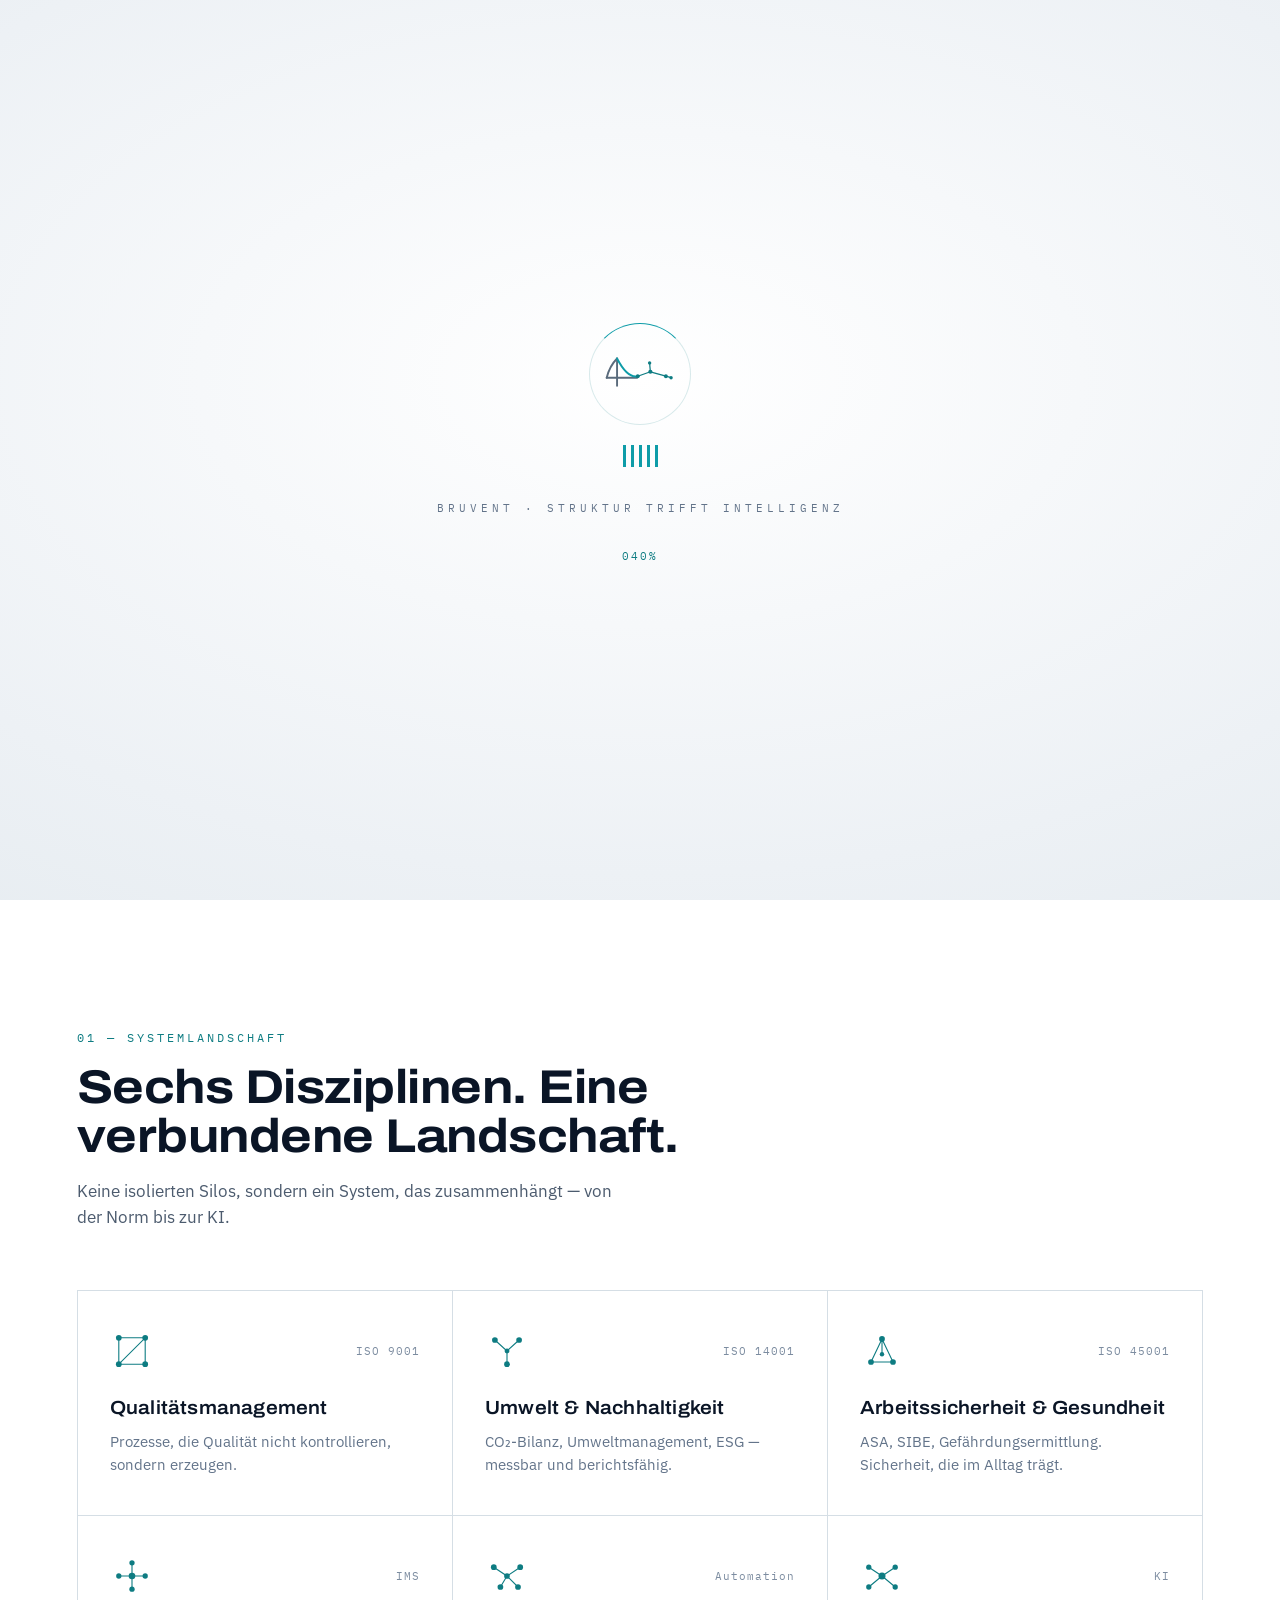
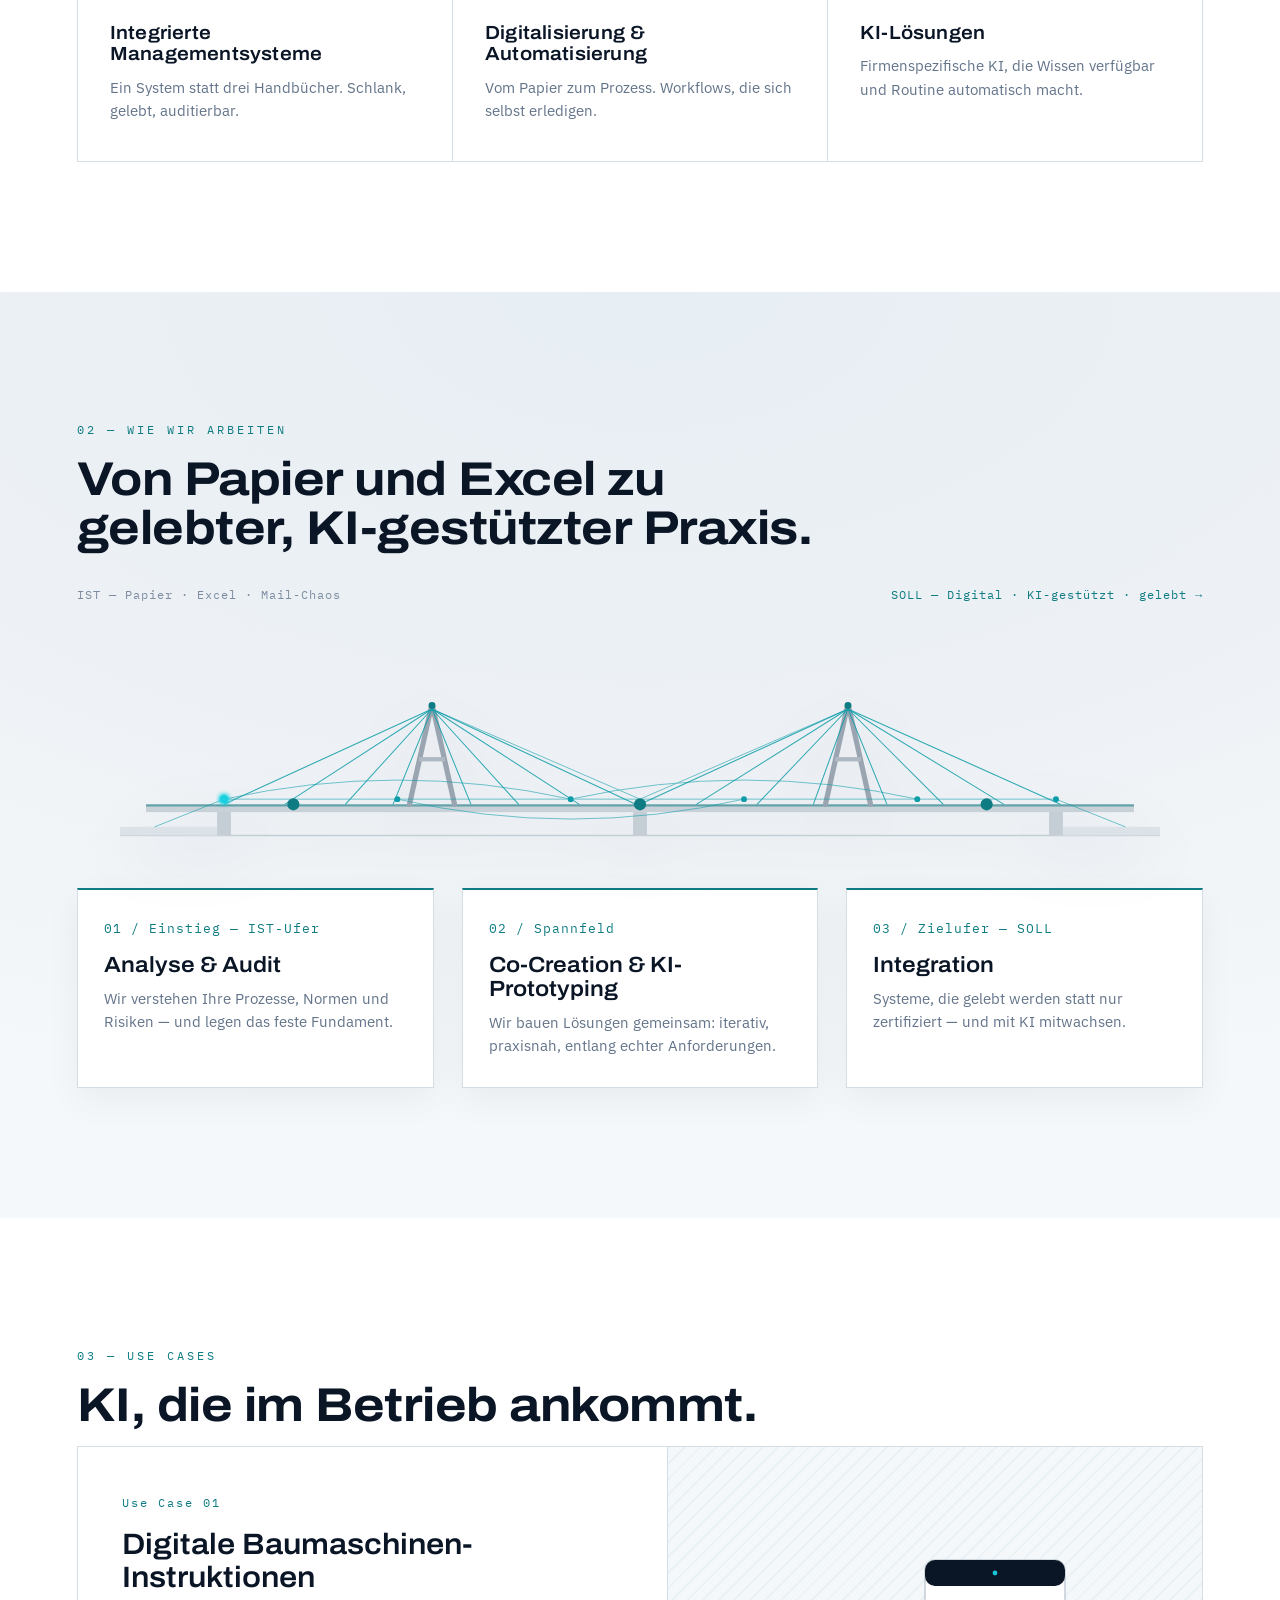
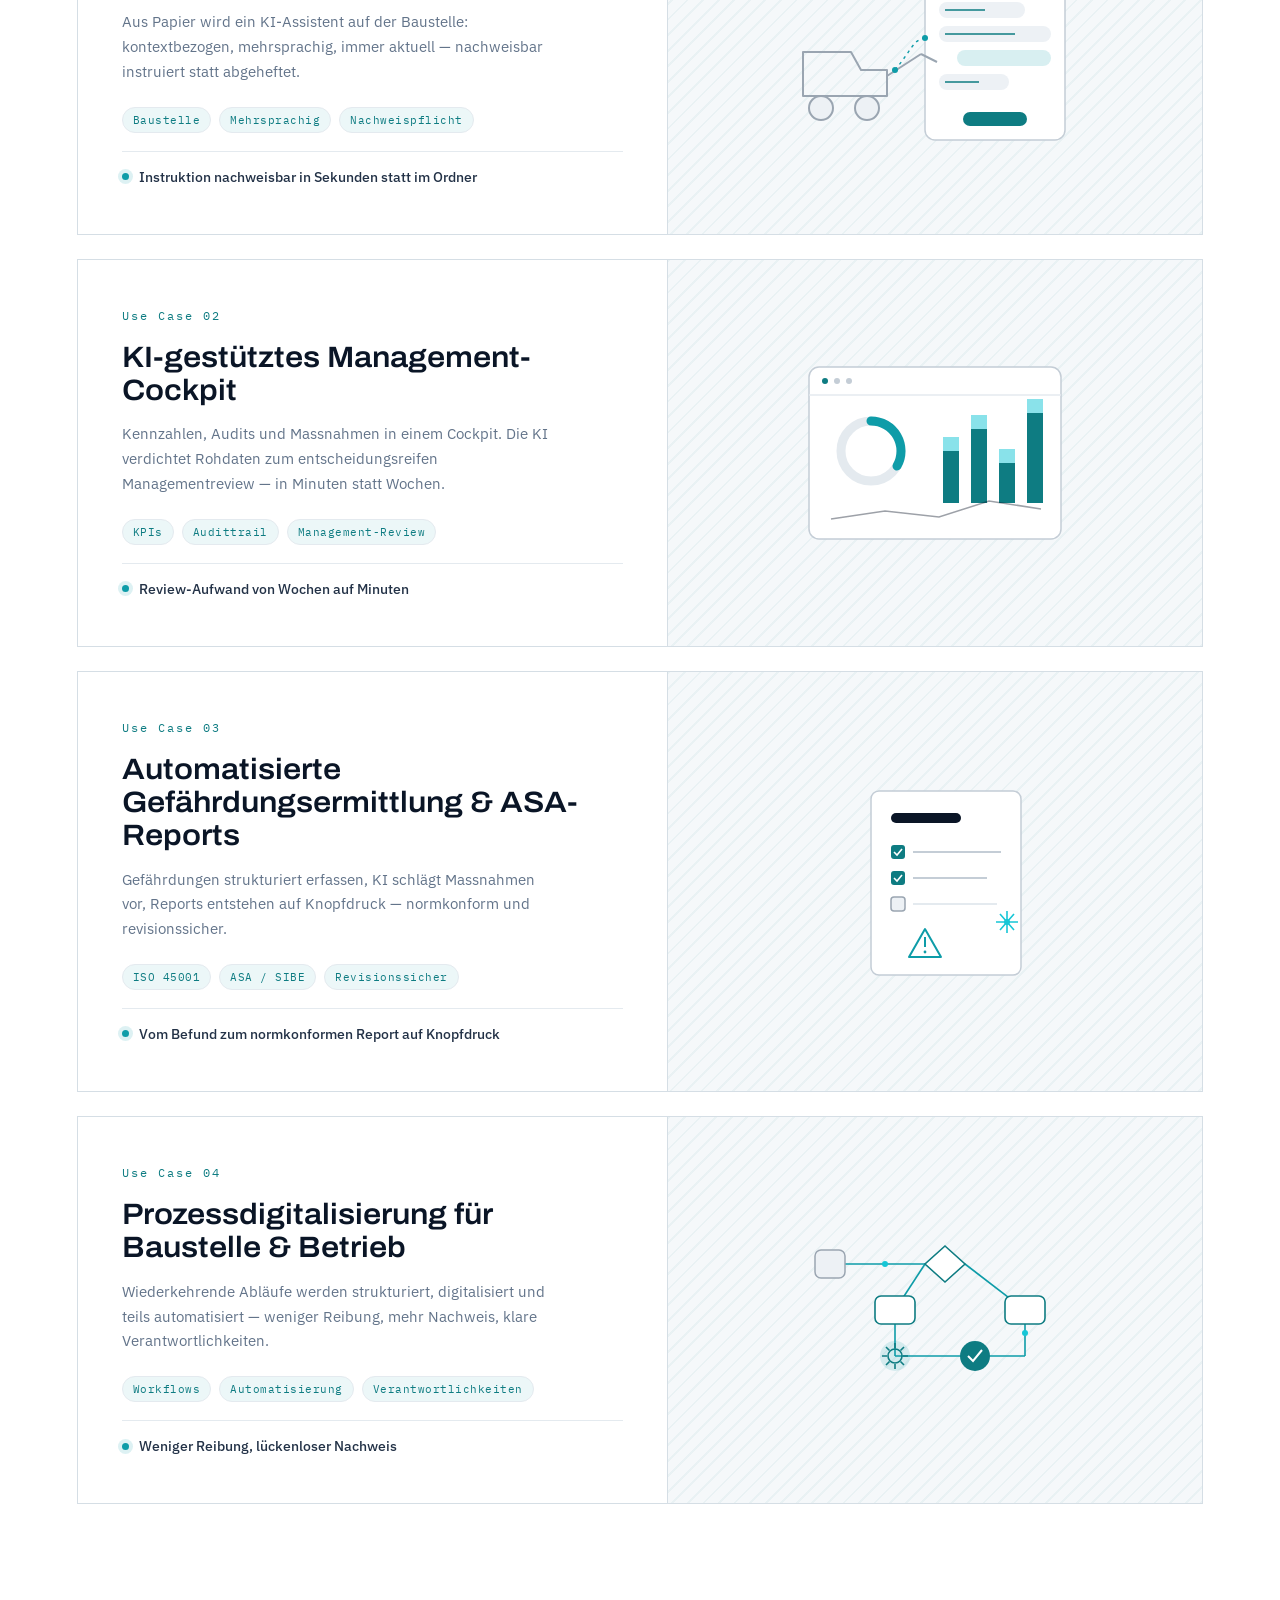
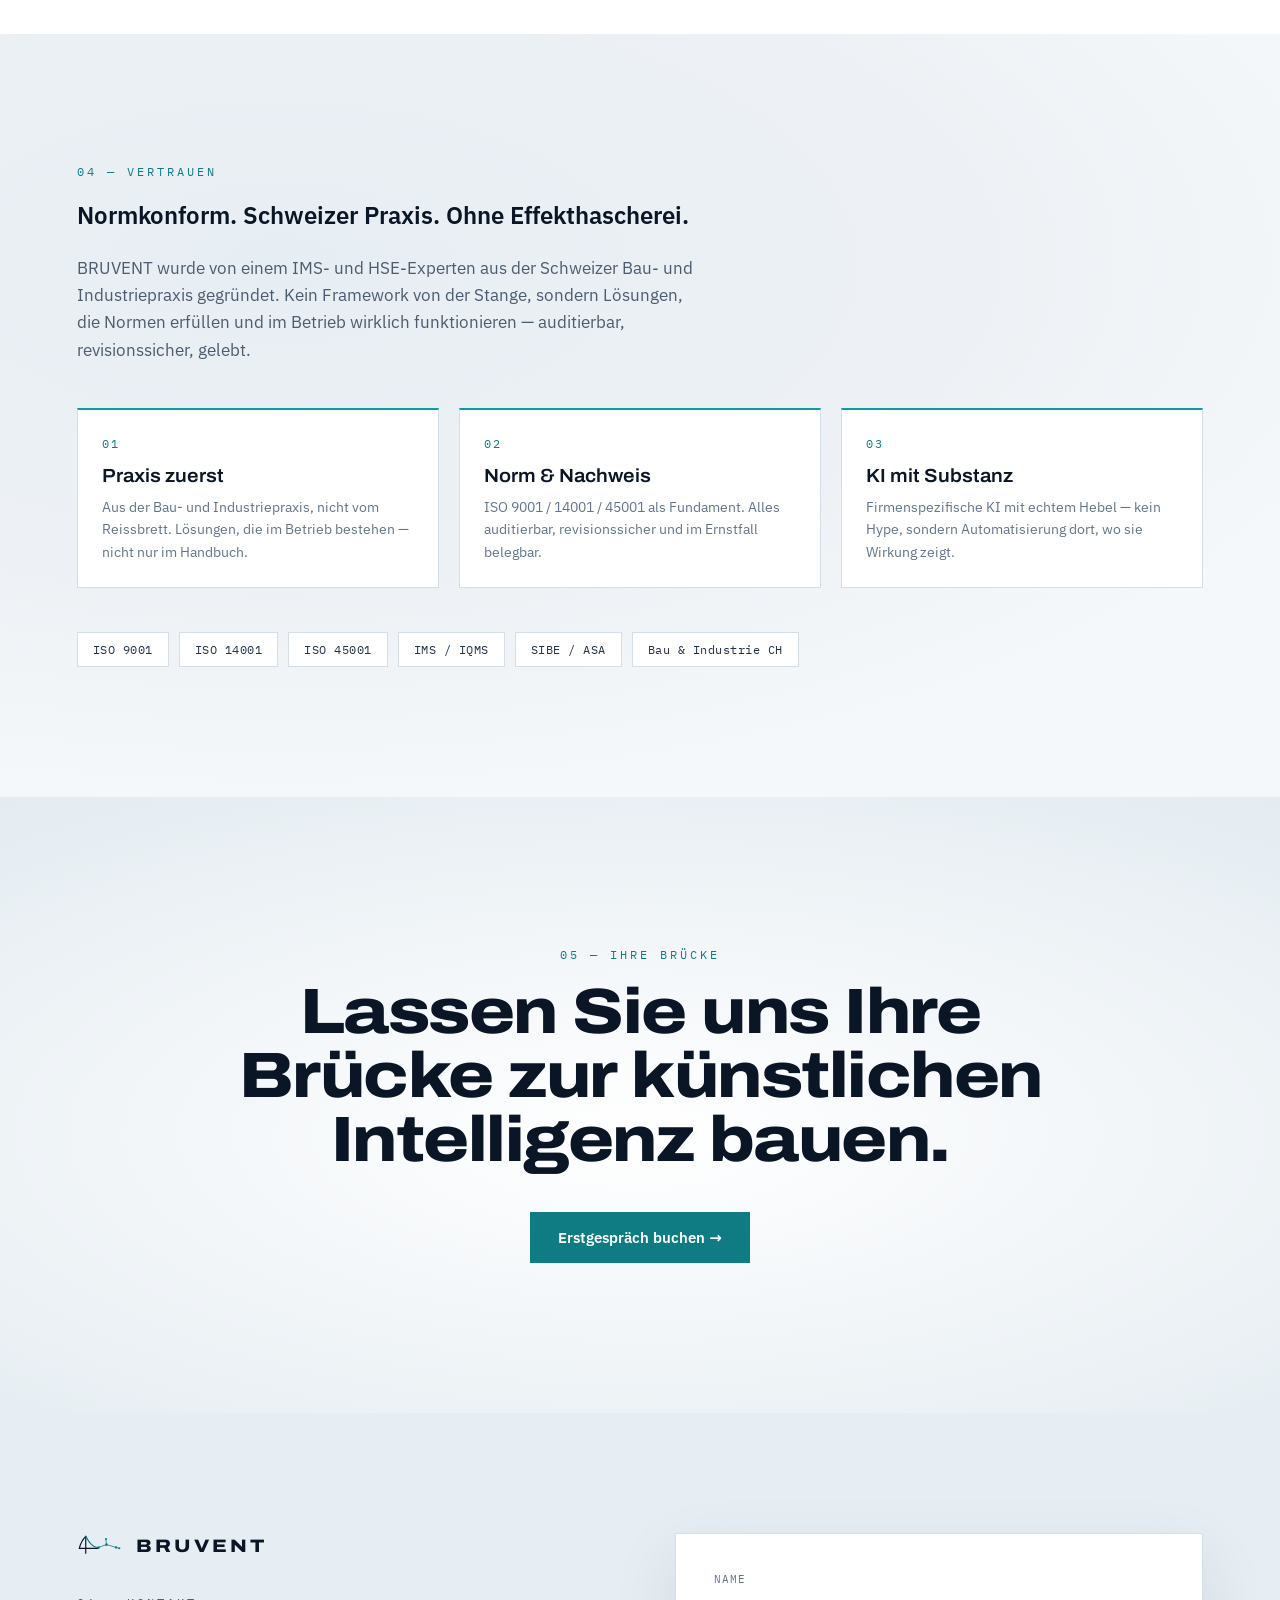
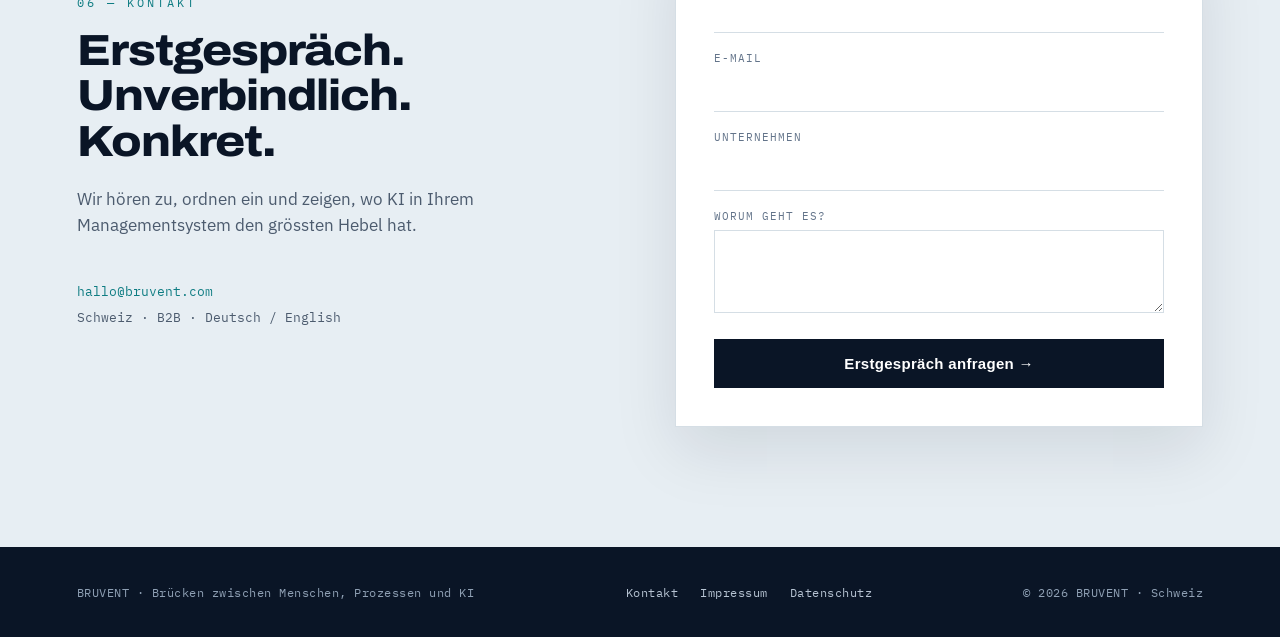
<file: index.html>
<!DOCTYPE html>
<html lang="de" class="no-js">
<head>
<meta charset="utf-8">
<meta name="viewport" content="width=device-width, initial-scale=1">
<meta http-equiv="Content-Security-Policy" content="default-src 'self'; script-src 'self'; style-src 'self'; img-src 'self' data:; font-src 'self'; connect-src 'self'; object-src 'none'; frame-src 'none'; child-src 'none'; worker-src 'self'; manifest-src 'self'; base-uri 'none'; form-action 'self'; upgrade-insecure-requests">
<meta name="referrer" content="no-referrer">
<title>BRUVENT — Wo Struktur auf Intelligenz trifft</title>
<meta name="description" content="BRUVENT baut Brücken zwischen Managementsystemen und künstlicher Intelligenz — Beratung für Qualität, Umwelt, Sicherheit und digitale Transformation, mit Lösungen, die schwerpunktmässig mit KI entstehen.">
<meta name="theme-color" content="#EDF1F5">
<link rel="canonical" href="https://bruvent.com/">
<link rel="icon" type="image/svg+xml" href="./assets/favicon.svg">
<link rel="apple-touch-icon" href="./assets/icon-180.png">
<link rel="manifest" href="./site.webmanifest">
<meta property="og:title" content="BRUVENT — Wo Struktur auf Intelligenz trifft">
<meta property="og:description" content="Brücken zwischen Managementsystemen und künstlicher Intelligenz. Schweizer Beratung für Qualität, Umwelt, Sicherheit und KI.">
<meta property="og:type" content="website">
<meta property="og:site_name" content="BRUVENT">
<meta property="og:locale" content="de_CH">
<meta property="og:url" content="https://bruvent.com/">
<meta property="og:image" content="https://bruvent.com/assets/og-image.png">
<meta property="og:image:width" content="1200">
<meta property="og:image:height" content="630">
<meta property="og:image:alt" content="BRUVENT — Wo Struktur auf Intelligenz trifft">
<meta name="twitter:card" content="summary_large_image">
<meta name="twitter:title" content="BRUVENT — Wo Struktur auf Intelligenz trifft">
<meta name="twitter:description" content="Brücken zwischen Managementsystemen und künstlicher Intelligenz. Schweizer Beratung für Qualität, Umwelt, Sicherheit und KI.">
<meta name="twitter:image" content="https://bruvent.com/assets/og-image.png">
<link rel="preload" href="./assets/fonts/archivo-var.woff2" as="font" type="font/woff2" crossorigin>
<link rel="preload" href="./assets/fonts/plex-sans-400.woff2" as="font" type="font/woff2" crossorigin>
<link rel="stylesheet" href="./css/fonts.css">
<link rel="stylesheet" href="./css/style.css">
</head>
<body class="is-loading">

  <a class="skip-link" href="#top">Zum Inhalt springen</a>

  <!-- ============ PRELOADER ============ -->
  <div id="preloader" role="status" aria-label="Wird geladen">
    <div class="pre-mark">
      <div class="ring"></div>
      <svg viewBox="0 0 100 56" fill="none" aria-hidden="true">
        <g stroke="#5A6B7C" stroke-width="2.6" stroke-linecap="round" stroke-linejoin="round" fill="none"><line x1="19" y1="7" x2="19" y2="44"/><line x1="5" y1="33" x2="46" y2="33"/><path d="M19 7 Q9 17 5 33"/><path d="M19 7 Q33 34 47 31" stroke="#0E9CA8"/></g>
        <g stroke="#0E7C82" stroke-width="1.7" fill="none"><line x1="47" y1="31" x2="64" y2="25"/><line x1="64" y1="25" x2="85" y2="31"/><line x1="64" y1="25" x2="63" y2="13"/><line x1="85" y1="31" x2="92" y2="33"/></g>
        <g fill="#0E7C82"><circle cx="47" cy="31" r="2.6"/><circle cx="64" cy="25" r="2.8"/><circle cx="85" cy="31" r="2.6"/><circle cx="63" cy="13" r="2.3"/><circle cx="92" cy="33" r="2.3"/></g>
      </svg>
    </div>
    <div class="pre-bars" aria-hidden="true"><span></span><span></span><span></span><span></span><span></span></div>
    <div class="pre-label">BRUVENT · Struktur trifft Intelligenz</div>
    <div class="pre-count">000%</div>
  </div>

  <!-- ============ WEBGL SCENE (fixed, behind) ============ -->
  <div id="webgl" aria-hidden="true"></div>

  <!-- ============ CINEMATIC INTRO TITLES ============ -->
  <div id="intro-titles" aria-hidden="true">
    <svg class="sig" viewBox="0 0 1000 300" preserveAspectRatio="xMidYMid meet">
      <text class="sig-b" x="500" y="130" text-anchor="middle" dominant-baseline="central">B</text>
      <text class="sig-word" x="500" y="130" text-anchor="middle" dominant-baseline="central">BRUVENT</text>
      <text class="sig-sub" x="500" y="216" text-anchor="middle">Struktur trifft Intelligenz</text>
    </svg>
  </div>
  <button class="skip-intro" type="button">Intro überspringen →</button>

  <!-- ============ NAV ============ -->
  <nav class="nav">
    <a class="nav__brand" href="#top" aria-label="BRUVENT — Startseite">
      <svg width="42" height="24" viewBox="0 0 100 56" fill="none" aria-hidden="true">
        <g stroke="#5A6B7C" stroke-width="2.6" stroke-linecap="round" stroke-linejoin="round" fill="none"><line x1="19" y1="7" x2="19" y2="44"/><line x1="5" y1="33" x2="46" y2="33"/><path d="M19 7 Q9 17 5 33"/><path d="M19 7 Q33 34 47 31" stroke="#0E9CA8"/></g>
        <g stroke="#0E7C82" stroke-width="1.7" fill="none"><line x1="47" y1="31" x2="64" y2="25"/><line x1="64" y1="25" x2="85" y2="31"/><line x1="64" y1="25" x2="63" y2="13"/><line x1="85" y1="31" x2="92" y2="33"/></g>
        <g fill="#0E7C82"><circle cx="47" cy="31" r="2.6"/><circle cx="64" cy="25" r="2.8"/><circle cx="85" cy="31" r="2.6"/><circle cx="63" cy="13" r="2.3"/><circle cx="92" cy="33" r="2.3"/></g>
      </svg>
      <span class="brand-name">BRUVENT</span>
    </a>
    <div class="nav__right">
      <div class="nav__links">
        <a href="#system">System</a>
        <a href="#prozess">Prozess</a>
        <a href="#usecases">Use Cases</a>
        <a href="#vertrauen">Vertrauen</a>
      </div>
      <a href="#kontakt" class="nav__cta">Erstgespräch</a>
    </div>
  </nav>

  <main id="top">

  <!-- ============ HERO ============ -->
  <section class="hero" id="hero">
    <div class="hero__scrim"></div>
    <div class="hero__grid">
      <div>
        <div class="hero__tag reveal" data-hero-reveal><span class="tick"></span>Qualität · Umwelt · Sicherheit · KI</div>
        <h1 class="reveal" data-hero-reveal>Wo <span class="hl">Struktur</span> auf <span class="hl">Intelligenz</span> trifft.</h1>
        <p class="hero__lead reveal" data-hero-reveal>BRUVENT baut Brücken zwischen Managementsystemen und künstlicher Intelligenz — Beratung für Qualität, Umwelt, Sicherheit und digitale Transformation, mit Lösungen, die schwerpunktmässig mit KI entstehen.</p>
        <div class="hero__actions reveal" data-hero-reveal>
          <a href="#kontakt" class="btn btn--accent">Erstgespräch buchen →</a>
          <a href="#usecases" class="btn btn--ghost">Use Cases entdecken</a>
        </div>
      </div>
    </div>
    <div class="scrollhint" aria-hidden="true"><span>Scroll</span><span class="bar"></span></div>
  </section>

  <!-- ============ 01 · SYSTEM ============ -->
  <section class="section system" id="system">
    <div class="wrap">
      <div class="section__head">
        <span class="eyebrow mb" data-reveal>01 — Systemlandschaft</span>
        <h2 data-reveal>Sechs Disziplinen. Eine verbundene Landschaft.</h2>
        <p data-reveal>Keine isolierten Silos, sondern ein System, das zusammenhängt — von der Norm bis zur KI.</p>
      </div>
      <div class="modules" data-reveal-stagger>
        <article class="module">
          <div class="module__top">
            <div class="module__icon"><svg viewBox="0 0 40 40" fill="none"><circle cx="8" cy="8" r="2.6" fill="currentColor"/><circle cx="32" cy="8" r="2.6" fill="currentColor"/><circle cx="8" cy="32" r="2.6" fill="currentColor"/><circle cx="32" cy="32" r="2.6" fill="currentColor"/><path d="M8 8L32 8L8 32L32 32" stroke="currentColor" stroke-width="1"/><path d="M8 8L8 32M32 8L32 32" stroke="currentColor" stroke-width="1"/></svg></div>
            <span class="module__tag">ISO 9001</span>
          </div>
          <h3>Qualitätsmanagement</h3>
          <p>Prozesse, die Qualität nicht kontrollieren, sondern erzeugen.</p>
        </article>
        <article class="module">
          <div class="module__top">
            <div class="module__icon"><svg viewBox="0 0 40 40" fill="none"><circle cx="20" cy="32" r="2.6" fill="currentColor"/><circle cx="20" cy="20" r="2.2" fill="currentColor"/><circle cx="9" cy="10" r="2.6" fill="currentColor"/><circle cx="31" cy="10" r="2.6" fill="currentColor"/><path d="M20 32L20 20L9 10M20 20L31 10" stroke="currentColor" stroke-width="1"/></svg></div>
            <span class="module__tag">ISO 14001</span>
          </div>
          <h3>Umwelt &amp; Nachhaltigkeit</h3>
          <p>CO₂-Bilanz, Umweltmanagement, ESG — messbar und berichtsfähig.</p>
        </article>
        <article class="module">
          <div class="module__top">
            <div class="module__icon"><svg viewBox="0 0 40 40" fill="none"><circle cx="20" cy="9" r="2.6" fill="currentColor"/><circle cx="10" cy="30" r="2.6" fill="currentColor"/><circle cx="30" cy="30" r="2.6" fill="currentColor"/><circle cx="20" cy="23" r="2" fill="currentColor"/><path d="M20 9L10 30L30 30L20 9M20 9L20 23" stroke="currentColor" stroke-width="1"/></svg></div>
            <span class="module__tag">ISO 45001</span>
          </div>
          <h3>Arbeitssicherheit &amp; Gesundheit</h3>
          <p>ASA, SIBE, Gefährdungsermittlung. Sicherheit, die im Alltag trägt.</p>
        </article>
        <article class="module">
          <div class="module__top">
            <div class="module__icon"><svg viewBox="0 0 40 40" fill="none"><circle cx="20" cy="20" r="3" fill="currentColor"/><circle cx="8" cy="20" r="2.4" fill="currentColor"/><circle cx="32" cy="20" r="2.4" fill="currentColor"/><circle cx="20" cy="8" r="2.4" fill="currentColor"/><circle cx="20" cy="32" r="2.4" fill="currentColor"/><path d="M8 20L32 20M20 8L20 32" stroke="currentColor" stroke-width="1"/></svg></div>
            <span class="module__tag">IMS</span>
          </div>
          <h3>Integrierte Managementsysteme</h3>
          <p>Ein System statt drei Handbücher. Schlank, gelebt, auditierbar.</p>
        </article>
        <article class="module">
          <div class="module__top">
            <div class="module__icon"><svg viewBox="0 0 40 40" fill="none"><circle cx="8" cy="12" r="2.6" fill="currentColor"/><circle cx="20" cy="20" r="2.6" fill="currentColor"/><circle cx="32" cy="12" r="2.6" fill="currentColor"/><circle cx="14" cy="30" r="2.6" fill="currentColor"/><circle cx="30" cy="30" r="2.6" fill="currentColor"/><path d="M8 12L20 20L32 12M20 20L14 30M20 20L30 30" stroke="currentColor" stroke-width="1"/></svg></div>
            <span class="module__tag">Automation</span>
          </div>
          <h3>Digitalisierung &amp; Automatisierung</h3>
          <p>Vom Papier zum Prozess. Workflows, die sich selbst erledigen.</p>
        </article>
        <article class="module">
          <div class="module__top">
            <div class="module__icon"><svg viewBox="0 0 40 40" fill="none"><circle cx="20" cy="20" r="3.2" fill="currentColor"/><circle cx="8" cy="12" r="2.4" fill="currentColor"/><circle cx="32" cy="12" r="2.4" fill="currentColor"/><circle cx="8" cy="30" r="2.4" fill="currentColor"/><circle cx="32" cy="30" r="2.4" fill="currentColor"/><path d="M20 20L8 12M20 20L32 12M20 20L8 30M20 20L32 30" stroke="currentColor" stroke-width="1"/></svg></div>
            <span class="module__tag">KI</span>
          </div>
          <h3>KI-Lösungen</h3>
          <p>Firmenspezifische KI, die Wissen verfügbar und Routine automatisch macht.</p>
        </article>
      </div>
    </div>
  </section>

  <!-- ============ 02 · PROZESS ============ -->
  <section class="section prozess" id="prozess">
    <div class="wrap">
      <div class="section__head">
        <span class="eyebrow mb" data-reveal>02 — Wie wir arbeiten</span>
        <h2 data-reveal>Von Papier und Excel zu gelebter, KI-gestützter Praxis.</h2>
      </div>
      <div class="prozess__states" data-reveal>
        <span class="ist">IST — Papier · Excel · Mail-Chaos</span>
        <span class="soll">SOLL — Digital · KI-gestützt · gelebt →</span>
      </div>
      <div class="prozess__track">
        <!-- Real cable-stayed bridge as the section motif: the crossing from
             the IST shore (left) to the SOLL shore (right). -->
        <div class="prozess__bridge" data-reveal aria-hidden="true">
          <svg viewBox="0 0 1200 250" preserveAspectRatio="xMidYMax meet">
            <!-- shores / water line -->
            <line x1="0" y1="206" x2="1200" y2="206" stroke="#c4cdd6" stroke-width="1.5"/>
            <path d="M0 206 H120 V196 H0 Z" fill="#dbe2e8"/>
            <path d="M1080 206 H1200 V196 H1080 Z" fill="#dbe2e8"/>
            <!-- piers -->
            <g fill="#c6ced5">
              <rect x="112" y="176" width="16" height="30"/>
              <rect x="592" y="176" width="16" height="30"/>
              <rect x="1072" y="176" width="16" height="30"/>
            </g>
            <!-- deck -->
            <rect x="30" y="170" width="1140" height="9" fill="#c9d1d8"/>
            <rect x="30" y="170" width="1140" height="2.5" fill="#0e7c82" opacity="0.55"/>
            <!-- two A-frame pylons -->
            <g stroke="#9aa5b1" stroke-width="6" stroke-linecap="round" fill="none">
              <path d="M334 170 L360 54 L386 170"/>
              <path d="M814 170 L840 54 L866 170"/>
            </g>
            <g stroke="#aeb8c2" stroke-width="5">
              <line x1="345" y1="118" x2="375" y2="118"/>
              <line x1="825" y1="118" x2="855" y2="118"/>
            </g>
            <!-- fanned stay cables -->
            <g stroke="#0e9ca8" stroke-width="1.2" opacity="0.85">
              <line x1="360" y1="60" x2="120" y2="170"/><line x1="360" y1="60" x2="190" y2="170"/><line x1="360" y1="60" x2="260" y2="170"/><line x1="360" y1="60" x2="315" y2="170"/>
              <line x1="360" y1="60" x2="405" y2="170"/><line x1="360" y1="60" x2="460" y2="170"/><line x1="360" y1="60" x2="530" y2="170"/><line x1="360" y1="60" x2="595" y2="170"/>
              <line x1="840" y1="60" x2="600" y2="170"/><line x1="840" y1="60" x2="665" y2="170"/><line x1="840" y1="60" x2="735" y2="170"/><line x1="840" y1="60" x2="800" y2="170"/>
              <line x1="840" y1="60" x2="885" y2="170"/><line x1="840" y1="60" x2="950" y2="170"/><line x1="840" y1="60" x2="1020" y2="170"/><line x1="840" y1="60" x2="1085" y2="170"/>
            </g>
            <!-- pylon apex beacons -->
            <circle cx="360" cy="56" r="4" fill="#0e7c82"/><circle cx="840" cy="56" r="4" fill="#0e7c82"/>
            <!-- NETWORK LAYER: the crossing is itself a connected system -->
            <g stroke="#0e9ca8" stroke-width="1.1" fill="none" opacity="0.6">
              <!-- shore anchors into the network -->
              <path d="M40 196 L120 164"/><path d="M1160 196 L1080 164"/>
              <!-- backbone along the deck -->
              <line x1="120" y1="164" x2="1080" y2="164"/>
              <!-- mesh links (skip connections) -->
              <path d="M120 164 Q320 120 520 164"/><path d="M520 164 Q720 120 920 164"/>
              <path d="M320 164 Q520 210 720 164"/><path d="M600 164 L360 60"/><path d="M600 164 L840 60"/>
            </g>
            <g fill="#0e9ca8">
              <circle cx="120" cy="164" r="3.4"/><circle cx="320" cy="164" r="3.4"/><circle cx="520" cy="164" r="3.4"/>
              <circle cx="720" cy="164" r="3.4"/><circle cx="920" cy="164" r="3.4"/><circle cx="1080" cy="164" r="3.4"/>
            </g>
            <!-- flowing data pulses across the connection -->
            <g class="prozess__flow" fill="#18d0e0">
              <circle class="pflow" cx="120" cy="164" r="4.2"/>
              <circle class="pflow pflow--2" cx="120" cy="164" r="4.2"/>
              <circle class="pflow pflow--3" cx="120" cy="164" r="4.2"/>
              <circle class="pflow pflow--4" cx="120" cy="164" r="4.2"/>
            </g>
            <!-- journey nodes on the deck (aligned with the three steps) -->
            <g>
              <circle class="pnode" cx="200" cy="170" r="7" fill="#0e7c82"/>
              <circle class="pnode pnode--2" cx="600" cy="170" r="7" fill="#0e7c82"/>
              <circle class="pnode pnode--3" cx="1000" cy="170" r="7" fill="#0e7c82"/>
            </g>
          </svg>
        </div>
        <div class="steps" data-reveal-stagger>
          <article class="step"><div class="step__num">01 / Einstieg — IST-Ufer</div><h3>Analyse &amp; Audit</h3><p>Wir verstehen Ihre Prozesse, Normen und Risiken — und legen das feste Fundament.</p></article>
          <article class="step"><div class="step__num">02 / Spannfeld</div><h3>Co-Creation &amp; KI-Prototyping</h3><p>Wir bauen Lösungen gemeinsam: iterativ, praxisnah, entlang echter Anforderungen.</p></article>
          <article class="step"><div class="step__num">03 / Zielufer — SOLL</div><h3>Integration</h3><p>Systeme, die gelebt werden statt nur zertifiziert — und mit KI mitwachsen.</p></article>
        </div>
      </div>
    </div>
  </section>

  <!-- ============ 03 · USE CASES ============ -->
  <section class="section usecases" id="usecases">
    <div class="wrap">
      <div class="section__head">
        <span class="eyebrow mb" data-reveal>03 — Use Cases</span>
        <h2 data-reveal>KI, die im Betrieb ankommt.</h2>
      </div>
      <div class="cases">
        <article class="case" data-reveal>
          <div class="case__body">
            <div class="case__num">Use Case 01</div>
            <h3>Digitale Baumaschinen-Instruktionen</h3>
            <p>Aus Papier wird ein KI-Assistent auf der Baustelle: kontextbezogen, mehrsprachig, immer aktuell — nachweisbar instruiert statt abgeheftet.</p>
            <div class="case__tags"><span>Baustelle</span><span>Mehrsprachig</span><span>Nachweispflicht</span></div>
            <div class="case__result">Instruktion nachweisbar in Sekunden statt im Ordner</div>
          </div>
          <div class="case__visual">
            <svg class="case__art" viewBox="0 0 320 240" fill="none" aria-hidden="true">
              <!-- tablet -->
              <rect x="150" y="40" width="140" height="180" rx="10" fill="#FFFFFF" stroke="#c4cdd6" stroke-width="1.5"/>
              <rect x="150" y="40" width="140" height="26" rx="10" fill="#0A1526"/>
              <circle cx="220" cy="53" r="2.4" fill="#16C6D6"/>
              <!-- chat bubbles -->
              <rect x="164" y="82" width="86" height="16" rx="8" fill="#EDF1F5"/>
              <rect x="164" y="106" width="112" height="16" rx="8" fill="#EDF1F5"/>
              <rect x="182" y="130" width="94" height="16" rx="8" fill="#0E9CA8" opacity="0.16"/>
              <rect x="164" y="154" width="70" height="16" rx="8" fill="#EDF1F5"/>
              <g stroke="#0E7C82" stroke-width="1.4"><line x1="170" y1="90" x2="210" y2="90"/><line x1="170" y1="114" x2="240" y2="114"/><line x1="170" y1="162" x2="204" y2="162"/></g>
              <rect x="188" y="192" width="64" height="14" rx="7" fill="#0E7C82"/>
              <!-- machine / excavator -->
              <g stroke="#9aa5b1" stroke-width="2" stroke-linejoin="round" fill="none">
                <path d="M28 176 h84 v-26 h-26 l-10 -18 h-48 z"/>
                <path d="M112 156 l34 -22"/>
                <path d="M146 134 l16 8"/>
              </g>
              <circle cx="46" cy="188" r="12" fill="#EDF1F5" stroke="#9aa5b1" stroke-width="2"/>
              <circle cx="92" cy="188" r="12" fill="#EDF1F5" stroke="#9aa5b1" stroke-width="2"/>
              <!-- link machine → tablet -->
              <path d="M120 150 C138 128 138 120 150 118" stroke="#0E9CA8" stroke-width="1.4" stroke-dasharray="3 4"/>
              <circle cx="120" cy="150" r="3" fill="#0E9CA8"/><circle cx="150" cy="118" r="3" fill="#0E9CA8"/>
            </svg>
          </div>
        </article>
        <article class="case" data-reveal>
          <div class="case__body">
            <div class="case__num">Use Case 02</div>
            <h3>KI-gestütztes Management-Cockpit</h3>
            <p>Kennzahlen, Audits und Massnahmen in einem Cockpit. Die KI verdichtet Rohdaten zum entscheidungsreifen Managementreview — in Minuten statt Wochen.</p>
            <div class="case__tags"><span>KPIs</span><span>Audittrail</span><span>Management-Review</span></div>
            <div class="case__result">Review-Aufwand von Wochen auf Minuten</div>
          </div>
          <div class="case__visual">
            <svg class="case__art" viewBox="0 0 320 240" fill="none" aria-hidden="true">
              <rect x="34" y="34" width="252" height="172" rx="10" fill="#FFFFFF" stroke="#c4cdd6" stroke-width="1.5"/>
              <line x1="34" y1="62" x2="286" y2="62" stroke="#e4eaef" stroke-width="1.5"/>
              <circle cx="50" cy="48" r="3" fill="#0E7C82"/><circle cx="62" cy="48" r="3" fill="#c4cdd6"/><circle cx="74" cy="48" r="3" fill="#c4cdd6"/>
              <!-- donut KPI -->
              <circle cx="96" cy="118" r="30" stroke="#e4eaef" stroke-width="9" fill="none"/>
              <path d="M96 88 a30 30 0 0 1 26 45" stroke="#0E9CA8" stroke-width="9" fill="none" stroke-linecap="round"/>
              <!-- bars -->
              <g fill="#0E7C82">
                <rect x="168" y="118" width="16" height="52"/>
                <rect x="196" y="96" width="16" height="74"/>
                <rect x="224" y="130" width="16" height="40"/>
                <rect x="252" y="80" width="16" height="90"/>
              </g>
              <g fill="#16C6D6" opacity="0.5">
                <rect x="168" y="104" width="16" height="14"/>
                <rect x="196" y="82" width="16" height="14"/>
                <rect x="224" y="116" width="16" height="14"/>
                <rect x="252" y="66" width="16" height="14"/>
              </g>
              <!-- trend line -->
              <path d="M56 186 L110 178 L164 184 L214 168 L266 176" stroke="#0A1526" stroke-width="1.6" fill="none" opacity="0.4"/>
            </svg>
          </div>
        </article>
        <article class="case" data-reveal>
          <div class="case__body">
            <div class="case__num">Use Case 03</div>
            <h3>Automatisierte Gefährdungsermittlung &amp; ASA-Reports</h3>
            <p>Gefährdungen strukturiert erfassen, KI schlägt Massnahmen vor, Reports entstehen auf Knopfdruck — normkonform und revisionssicher.</p>
            <div class="case__tags"><span>ISO 45001</span><span>ASA / SIBE</span><span>Revisionssicher</span></div>
            <div class="case__result">Vom Befund zum normkonformen Report auf Knopfdruck</div>
          </div>
          <div class="case__visual">
            <svg class="case__art" viewBox="0 0 320 240" fill="none" aria-hidden="true">
              <rect x="96" y="30" width="150" height="184" rx="8" fill="#FFFFFF" stroke="#c4cdd6" stroke-width="1.5"/>
              <rect x="116" y="52" width="70" height="10" rx="5" fill="#0A1526"/>
              <!-- checklist rows -->
              <g>
                <rect x="116" y="84" width="14" height="14" rx="3" fill="#0E7C82"/><path d="M119 91 l3 3 5 -6" stroke="#fff" stroke-width="1.6" fill="none"/>
                <line x1="138" y1="91" x2="226" y2="91" stroke="#c4cdd6" stroke-width="2"/>
                <rect x="116" y="110" width="14" height="14" rx="3" fill="#0E7C82"/><path d="M119 117 l3 3 5 -6" stroke="#fff" stroke-width="1.6" fill="none"/>
                <line x1="138" y1="117" x2="212" y2="117" stroke="#c4cdd6" stroke-width="2"/>
                <rect x="116" y="136" width="14" height="14" rx="3" fill="#EDF1F5" stroke="#9aa5b1" stroke-width="1.5"/>
                <line x1="138" y1="143" x2="222" y2="143" stroke="#e4eaef" stroke-width="2"/>
              </g>
              <!-- warning → resolved -->
              <path d="M150 168 l16 28 h-32 z" fill="none" stroke="#0E9CA8" stroke-width="2" stroke-linejoin="round"/>
              <line x1="150" y1="176" x2="150" y2="186" stroke="#0E9CA8" stroke-width="2"/><circle cx="150" cy="191" r="1.4" fill="#0E9CA8"/>
              <!-- AI spark -->
              <g stroke="#16C6D6" stroke-width="1.6"><path d="M232 150 l0 22 M221 161 l22 0 M225 153 l14 16 M239 153 l-14 16"/></g>
              <circle cx="232" cy="161" r="3" fill="#16C6D6"/>
            </svg>
          </div>
        </article>
        <article class="case" data-reveal>
          <div class="case__body">
            <div class="case__num">Use Case 04</div>
            <h3>Prozessdigitalisierung für Baustelle &amp; Betrieb</h3>
            <p>Wiederkehrende Abläufe werden strukturiert, digitalisiert und teils automatisiert — weniger Reibung, mehr Nachweis, klare Verantwortlichkeiten.</p>
            <div class="case__tags"><span>Workflows</span><span>Automatisierung</span><span>Verantwortlichkeiten</span></div>
            <div class="case__result">Weniger Reibung, lückenloser Nachweis</div>
          </div>
          <div class="case__visual">
            <svg class="case__art" viewBox="0 0 320 240" fill="none" aria-hidden="true">
              <!-- flow nodes -->
              <g stroke="#0E9CA8" stroke-width="1.6">
                <line x1="70" y1="74" x2="150" y2="74"/>
                <line x1="190" y1="74" x2="250" y2="120"/>
                <line x1="150" y1="74" x2="120" y2="120"/>
                <line x1="120" y1="166" x2="200" y2="166"/>
                <line x1="120" y1="120" x2="120" y2="166"/>
                <line x1="250" y1="120" x2="250" y2="166"/>
                <line x1="200" y1="166" x2="250" y2="166"/>
              </g>
              <!-- start -->
              <rect x="40" y="60" width="30" height="28" rx="6" fill="#EDF1F5" stroke="#9aa5b1" stroke-width="1.5"/>
              <!-- decision diamond -->
              <path d="M170 56 l20 18 -20 18 -20 -18 z" fill="#FFFFFF" stroke="#0E7C82" stroke-width="1.6"/>
              <!-- process boxes -->
              <rect x="100" y="106" width="40" height="28" rx="6" fill="#FFFFFF" stroke="#0E7C82" stroke-width="1.6"/>
              <rect x="230" y="106" width="40" height="28" rx="6" fill="#FFFFFF" stroke="#0E7C82" stroke-width="1.6"/>
              <!-- auto (gear) node -->
              <g transform="translate(120 166)">
                <circle r="15" fill="#0E9CA8" opacity="0.14"/>
                <g stroke="#0E7C82" stroke-width="1.6" fill="none"><circle r="7"/><path d="M0 -13 v5 M0 13 v-5 M-13 0 h5 M13 0 h-5 M-9 -9 l3.5 3.5 M9 9 l-3.5 -3.5 M9 -9 l-3.5 3.5 M-9 9 l3.5 -3.5"/></g>
              </g>
              <!-- done -->
              <circle cx="200" cy="166" r="15" fill="#0E7C82"/><path d="M193 166 l5 5 9 -11" stroke="#fff" stroke-width="2" fill="none"/>
              <!-- pulses -->
              <circle cx="110" cy="74" r="3" fill="#16C6D6"/><circle cx="250" cy="143" r="3" fill="#16C6D6"/>
            </svg>
          </div>
        </article>
      </div>
    </div>
  </section>

  <!-- ============ 04 · VERTRAUEN ============ -->
  <section class="section vertrauen" id="vertrauen">
    <div class="wrap">
      <span class="eyebrow mb" data-reveal>04 — Vertrauen</span>
      <h2 data-reveal>Normkonform. Schweizer Praxis. Ohne Effekthascherei.</h2>
      <p data-reveal>BRUVENT wurde von einem IMS- und HSE-Experten aus der Schweizer Bau- und Industriepraxis gegründet. Kein Framework von der Stange, sondern Lösungen, die Normen erfüllen und im Betrieb wirklich funktionieren — auditierbar, revisionssicher, gelebt.</p>
      <div class="principles" data-reveal-stagger>
        <div class="principle">
          <div class="principle__k">01</div>
          <h3>Praxis zuerst</h3>
          <p>Aus der Bau- und Industriepraxis, nicht vom Reissbrett. Lösungen, die im Betrieb bestehen — nicht nur im Handbuch.</p>
        </div>
        <div class="principle">
          <div class="principle__k">02</div>
          <h3>Norm &amp; Nachweis</h3>
          <p>ISO 9001 / 14001 / 45001 als Fundament. Alles auditierbar, revisionssicher und im Ernstfall belegbar.</p>
        </div>
        <div class="principle">
          <div class="principle__k">03</div>
          <h3>KI mit Substanz</h3>
          <p>Firmenspezifische KI mit echtem Hebel — kein Hype, sondern Automatisierung dort, wo sie Wirkung zeigt.</p>
        </div>
      </div>
      <div class="chips" data-reveal-stagger>
        <span class="chip">ISO 9001</span>
        <span class="chip">ISO 14001</span>
        <span class="chip">ISO 45001</span>
        <span class="chip">IMS / IQMS</span>
        <span class="chip">SIBE / ASA</span>
        <span class="chip">Bau &amp; Industrie CH</span>
      </div>
    </div>
  </section>

  <!-- ============ 05 · CTA ============ -->
  <section class="cta" id="cta">
    <div class="cta__inner">
      <span class="eyebrow mb" data-reveal>05 — Ihre Brücke</span>
      <h2 data-reveal>Lassen Sie uns Ihre Brücke zur künstlichen Intelligenz bauen.</h2>
      <div data-reveal><a href="#kontakt" class="btn btn--accent">Erstgespräch buchen →</a></div>
    </div>
  </section>

  <!-- ============ 06 · KONTAKT ============ -->
  <section class="kontakt" id="kontakt">
    <div class="kontakt__grid">
      <div>
        <div class="kontakt__brand">
          <svg width="46" height="26" viewBox="0 0 100 56" fill="none" aria-hidden="true">
            <g stroke="#0A1526" stroke-width="2.6" stroke-linecap="round" stroke-linejoin="round" fill="none"><line x1="19" y1="7" x2="19" y2="44"/><line x1="5" y1="33" x2="46" y2="33"/><path d="M19 7 Q9 17 5 33"/><path d="M19 7 Q33 34 47 31" stroke="#0E7C82"/></g>
            <g stroke="#0E7C82" stroke-width="1.7" fill="none"><line x1="47" y1="31" x2="64" y2="25"/><line x1="64" y1="25" x2="85" y2="31"/><line x1="64" y1="25" x2="63" y2="13"/><line x1="85" y1="31" x2="92" y2="33"/></g>
            <g fill="#0E7C82"><circle cx="47" cy="31" r="2.6"/><circle cx="64" cy="25" r="2.8"/><circle cx="85" cy="31" r="2.6"/><circle cx="63" cy="13" r="2.3"/><circle cx="92" cy="33" r="2.3"/></g>
          </svg>
          <span class="brand-name">BRUVENT</span>
        </div>
        <span class="eyebrow mb" data-reveal>06 — Kontakt</span>
        <h2 data-reveal>Erstgespräch. Unverbindlich. Konkret.</h2>
        <p class="kontakt__lead" data-reveal>Wir hören zu, ordnen ein und zeigen, wo KI in Ihrem Managementsystem den grössten Hebel hat.</p>
        <div class="kontakt__meta" data-reveal>
          <div><a href="mailto:hallo@bruvent.com">hallo@bruvent.com</a></div>
          <div>Schweiz · B2B · Deutsch / English</div>
        </div>
      </div>
      <div class="kontakt__card" data-reveal>
        <div class="form-sent" id="formSent">
          <div class="form-sent__check">✓</div>
          <h3>Danke — Brücke im Bau.</h3>
          <p>Wir melden uns innert zwei Arbeitstagen bei Ihnen.</p>
        </div>
        <form class="form" id="contactForm" novalidate data-endpoint="" data-mailto="hallo@bruvent.com">
          <div class="field"><label for="f-name">Name</label><input id="f-name" name="name" autocomplete="name" maxlength="120" required></div>
          <div class="field"><label for="f-mail">E-Mail</label><input id="f-mail" name="email" type="email" autocomplete="email" inputmode="email" maxlength="180" required></div>
          <div class="field"><label for="f-comp">Unternehmen</label><input id="f-comp" name="company" autocomplete="organization" maxlength="120"></div>
          <div class="field"><label for="f-msg">Worum geht es?</label><textarea id="f-msg" name="message" rows="3" maxlength="2000"></textarea></div>
          <!-- honeypot: hidden from humans; if filled, the submission is treated as spam -->
          <div class="hp" aria-hidden="true"><label for="f-website">Website (bitte leer lassen)</label><input id="f-website" name="website" type="text" tabindex="-1" autocomplete="off"></div>
          <button type="submit" class="form__submit">Erstgespräch anfragen →</button>
        </form>
      </div>
    </div>
  </section>

  </main>

  <footer class="footer">
    <div class="footer__inner">
      <span>BRUVENT · Brücken zwischen Menschen, Prozessen und KI</span>
      <nav class="footer__links" aria-label="Rechtliches">
        <a href="#kontakt">Kontakt</a>
        <a href="./impressum.html">Impressum</a>
        <a href="./datenschutz.html">Datenschutz</a>
      </nav>
      <span>© 2026 BRUVENT · Schweiz</span>
    </div>
  </footer>

  <!-- vendored libraries (UMD globals) — pinned with Subresource Integrity -->
  <script src="./js/vendor/gsap.min.js" integrity="sha384-g4NTh/Iv5PPU4xPyhEWqPcwtNXOvdaDI8LLnyYfyNZOjKJeYQyjzQ9X5275eBjpt"></script>
  <script src="./js/vendor/ScrollTrigger.min.js" integrity="sha384-Z3REaz79l2IaAZqJsSABtTbhjgOUYyV3p90XNnAPCSHg3EMTz1fouunq9WZRtj3d"></script>
  <script src="./js/vendor/lenis.min.js" integrity="sha384-O55L/6rhHr9CFvrxqv5luxOCcmVaBmETbZbJDP+Do8T0pztTACsFBD/IXCNkj7DV"></script>
  <!-- boot helpers + watchdog (external so no inline scripts are needed) -->
  <script src="./js/boot-extra.js"></script>
  <!-- app (ES module; imports Three.js) -->
  <script type="module" src="./js/main.js"></script>
</body>
</html>
</file>
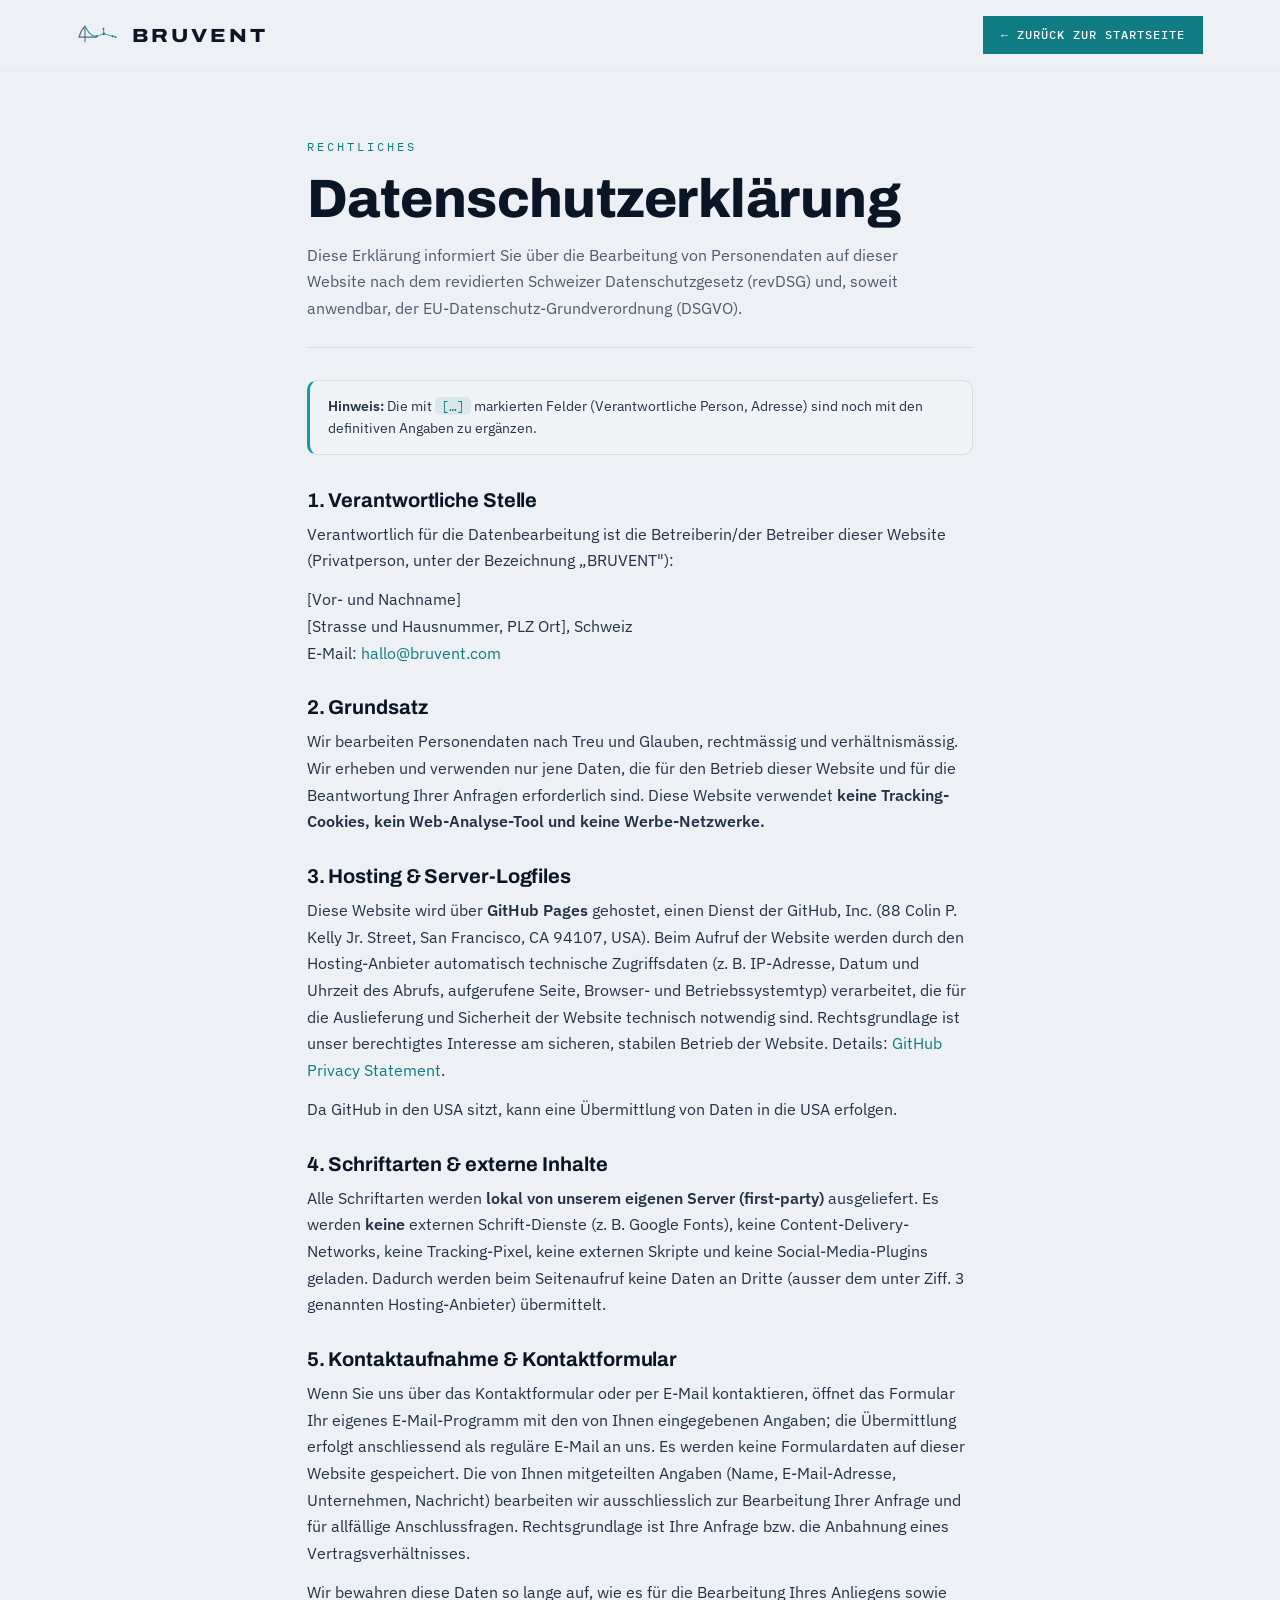
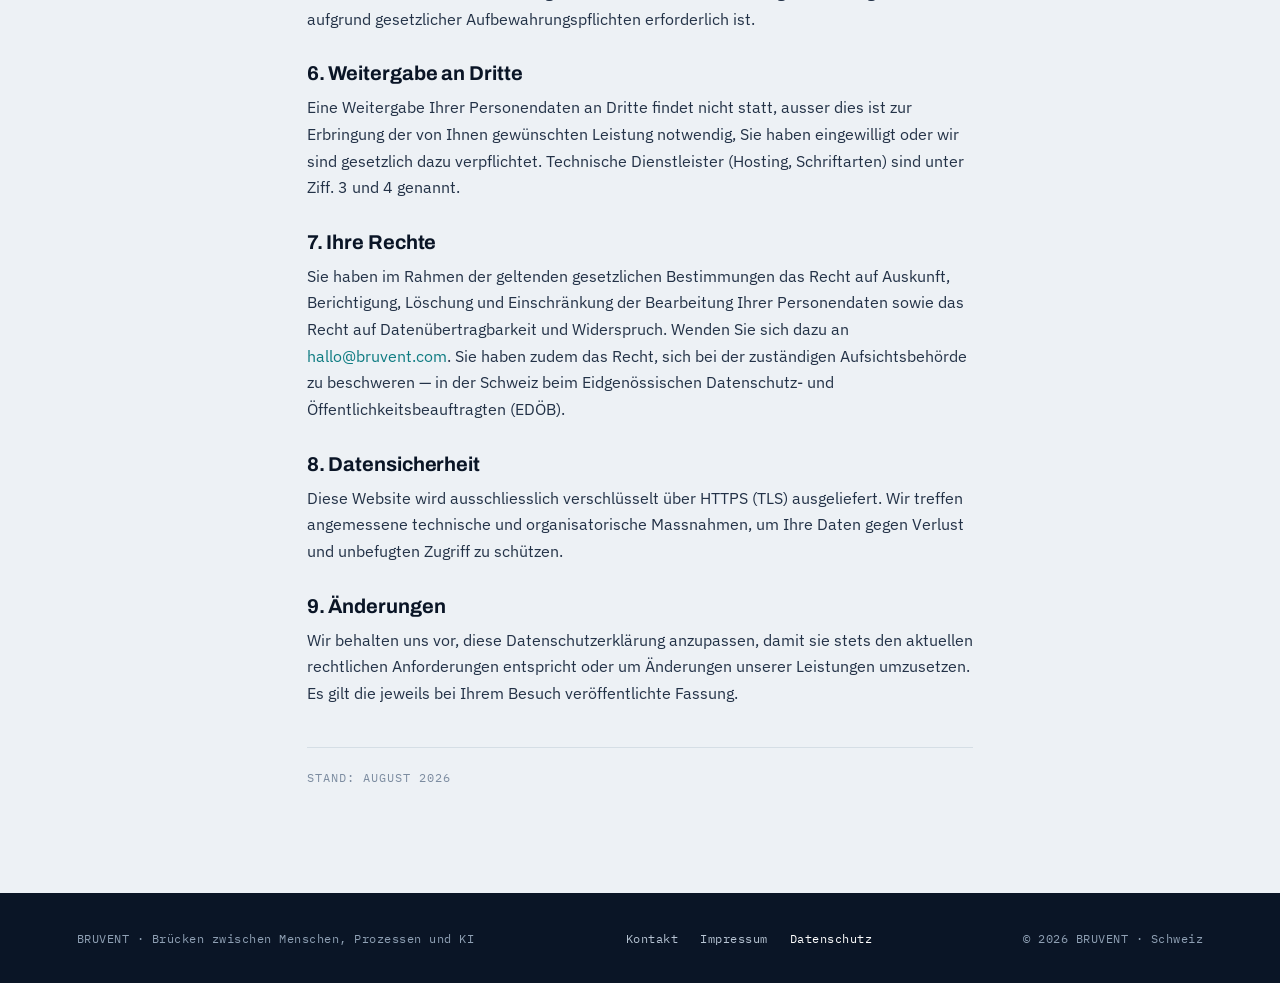
<file: datenschutz.html>
<!DOCTYPE html>
<html lang="de">
<head>
<meta charset="utf-8">
<meta name="viewport" content="width=device-width, initial-scale=1">
<meta http-equiv="Content-Security-Policy" content="default-src 'self'; script-src 'none'; style-src 'self'; img-src 'self' data:; font-src 'self'; connect-src 'self'; object-src 'none'; frame-src 'none'; base-uri 'none'; form-action 'none'; upgrade-insecure-requests">
<meta name="referrer" content="no-referrer">
<title>Datenschutz — BRUVENT</title>
<meta name="description" content="Datenschutzerklärung von BRUVENT — wie diese Website mit Personendaten umgeht.">
<meta name="robots" content="index,follow">
<meta name="theme-color" content="#EDF1F5">
<link rel="icon" type="image/svg+xml" href="./assets/favicon.svg">
<link rel="stylesheet" href="./css/fonts.css">
<link rel="stylesheet" href="./css/style.css">
</head>
<body class="legal-page">

  <nav class="nav nav--legal">
    <a class="nav__brand" href="./index.html" aria-label="BRUVENT — Startseite">
      <svg width="42" height="24" viewBox="0 0 100 56" fill="none" aria-hidden="true">
        <g stroke="#5A6B7C" stroke-width="2.6" stroke-linecap="round" stroke-linejoin="round" fill="none"><line x1="19" y1="7" x2="19" y2="44"/><line x1="5" y1="33" x2="46" y2="33"/><path d="M19 7 Q9 17 5 33"/><path d="M19 7 Q33 34 47 31" stroke="#0E9CA8"/></g>
        <g stroke="#0E7C82" stroke-width="1.7" fill="none"><line x1="47" y1="31" x2="64" y2="25"/><line x1="64" y1="25" x2="85" y2="31"/><line x1="64" y1="25" x2="63" y2="13"/><line x1="85" y1="31" x2="92" y2="33"/></g>
        <g fill="#0E7C82"><circle cx="47" cy="31" r="2.6"/><circle cx="64" cy="25" r="2.8"/><circle cx="85" cy="31" r="2.6"/><circle cx="63" cy="13" r="2.3"/><circle cx="92" cy="33" r="2.3"/></g>
      </svg>
      <span class="brand-name">BRUVENT</span>
    </a>
    <div class="nav__right">
      <a href="./index.html" class="nav__cta">← Zurück zur Startseite</a>
    </div>
  </nav>

  <main class="legal">
    <header class="legal__head">
      <span class="eyebrow">Rechtliches</span>
      <h1>Datenschutzerklärung</h1>
      <p class="legal__lead">Diese Erklärung informiert Sie über die Bearbeitung von Personendaten
        auf dieser Website nach dem revidierten Schweizer Datenschutzgesetz (revDSG) und, soweit
        anwendbar, der EU-Datenschutz-Grundverordnung (DSGVO).</p>
    </header>

    <div class="legal__note" role="note">
      <strong>Hinweis:</strong> Die mit <code>[…]</code> markierten Felder (Verantwortliche Person,
      Adresse) sind noch mit den definitiven Angaben zu ergänzen.
    </div>

    <section class="legal__block">
      <h2>1. Verantwortliche Stelle</h2>
      <p>Verantwortlich für die Datenbearbeitung ist die Betreiberin/der Betreiber dieser Website
        (Privatperson, unter der Bezeichnung „BRUVENT"):</p>
      <p>
        [Vor- und Nachname]<br>
        [Strasse und Hausnummer, PLZ Ort], Schweiz<br>
        E-Mail: <a href="mailto:hallo@bruvent.com">hallo@bruvent.com</a>
      </p>
    </section>

    <section class="legal__block">
      <h2>2. Grundsatz</h2>
      <p>Wir bearbeiten Personendaten nach Treu und Glauben, rechtmässig und verhältnismässig. Wir
        erheben und verwenden nur jene Daten, die für den Betrieb dieser Website und für die
        Beantwortung Ihrer Anfragen erforderlich sind. Diese Website verwendet <strong>keine
        Tracking-Cookies, kein Web-Analyse-Tool und keine Werbe-Netzwerke.</strong></p>
    </section>

    <section class="legal__block">
      <h2>3. Hosting &amp; Server-Logfiles</h2>
      <p>Diese Website wird über <strong>GitHub Pages</strong> gehostet, einen Dienst der GitHub,
        Inc. (88 Colin P. Kelly Jr. Street, San Francisco, CA 94107, USA). Beim Aufruf der Website
        werden durch den Hosting-Anbieter automatisch technische Zugriffsdaten (z.&nbsp;B.
        IP-Adresse, Datum und Uhrzeit des Abrufs, aufgerufene Seite, Browser- und Betriebssystem­typ)
        verarbeitet, die für die Auslieferung und Sicherheit der Website technisch notwendig sind.
        Rechtsgrundlage ist unser berechtigtes Interesse am sicheren, stabilen Betrieb der Website.
        Details: <a href="https://docs.github.com/site-policy/privacy-policies/github-general-privacy-statement" rel="noopener noreferrer" target="_blank">GitHub Privacy Statement</a>.</p>
      <p>Da GitHub in den USA sitzt, kann eine Übermittlung von Daten in die USA erfolgen.</p>
    </section>

    <section class="legal__block">
      <h2>4. Schriftarten &amp; externe Inhalte</h2>
      <p>Alle Schriftarten werden <strong>lokal von unserem eigenen Server (first-party)</strong>
        ausgeliefert. Es werden <strong>keine</strong> externen Schrift-Dienste (z.&nbsp;B. Google
        Fonts), keine Content-Delivery-Networks, keine Tracking-Pixel, keine externen Skripte und
        keine Social-Media-Plugins geladen. Dadurch werden beim Seitenaufruf keine Daten an Dritte
        (ausser dem unter Ziff. 3 genannten Hosting-Anbieter) übermittelt.</p>
    </section>

    <section class="legal__block">
      <h2>5. Kontaktaufnahme &amp; Kontaktformular</h2>
      <p>Wenn Sie uns über das Kontaktformular oder per E-Mail kontaktieren, öffnet das Formular
        Ihr eigenes E-Mail-Programm mit den von Ihnen eingegebenen Angaben; die Übermittlung erfolgt
        anschliessend als reguläre E-Mail an uns. Es werden keine Formulardaten auf dieser Website
        gespeichert. Die von Ihnen mitgeteilten Angaben (Name, E-Mail-Adresse, Unternehmen,
        Nachricht) bearbeiten wir ausschliesslich zur Bearbeitung Ihrer Anfrage und für allfällige
        Anschlussfragen. Rechtsgrundlage ist Ihre Anfrage bzw. die Anbahnung eines Vertrags­verhältnisses.</p>
      <p>Wir bewahren diese Daten so lange auf, wie es für die Bearbeitung Ihres Anliegens sowie
        aufgrund gesetzlicher Aufbewahrungspflichten erforderlich ist.</p>
    </section>

    <section class="legal__block">
      <h2>6. Weitergabe an Dritte</h2>
      <p>Eine Weitergabe Ihrer Personendaten an Dritte findet nicht statt, ausser dies ist zur
        Erbringung der von Ihnen gewünschten Leistung notwendig, Sie haben eingewilligt oder wir sind
        gesetzlich dazu verpflichtet. Technische Dienstleister (Hosting, Schriftarten) sind unter
        Ziff. 3 und 4 genannt.</p>
    </section>

    <section class="legal__block">
      <h2>7. Ihre Rechte</h2>
      <p>Sie haben im Rahmen der geltenden gesetzlichen Bestimmungen das Recht auf Auskunft,
        Berichtigung, Löschung und Einschränkung der Bearbeitung Ihrer Personendaten sowie das Recht
        auf Datenübertragbarkeit und Widerspruch. Wenden Sie sich dazu an
        <a href="mailto:hallo@bruvent.com">hallo@bruvent.com</a>. Sie haben zudem das Recht, sich bei
        der zuständigen Aufsichtsbehörde zu beschweren — in der Schweiz beim Eidgenössischen
        Datenschutz- und Öffentlichkeitsbeauftragten (EDÖB).</p>
    </section>

    <section class="legal__block">
      <h2>8. Datensicherheit</h2>
      <p>Diese Website wird ausschliesslich verschlüsselt über HTTPS (TLS) ausgeliefert. Wir treffen
        angemessene technische und organisatorische Massnahmen, um Ihre Daten gegen Verlust und
        unbefugten Zugriff zu schützen.</p>
    </section>

    <section class="legal__block">
      <h2>9. Änderungen</h2>
      <p>Wir behalten uns vor, diese Datenschutzerklärung anzupassen, damit sie stets den aktuellen
        rechtlichen Anforderungen entspricht oder um Änderungen unserer Leistungen umzusetzen. Es
        gilt die jeweils bei Ihrem Besuch veröffentlichte Fassung.</p>
    </section>

    <p class="legal__updated">Stand: August 2026</p>
  </main>

  <footer class="footer">
    <div class="footer__inner">
      <span>BRUVENT · Brücken zwischen Menschen, Prozessen und KI</span>
      <nav class="footer__links" aria-label="Rechtliches">
        <a href="./index.html#kontakt">Kontakt</a>
        <a href="./impressum.html">Impressum</a>
        <a href="./datenschutz.html" aria-current="page">Datenschutz</a>
      </nav>
      <span>© 2026 BRUVENT · Schweiz</span>
    </div>
  </footer>

</body>
</html>
</file>
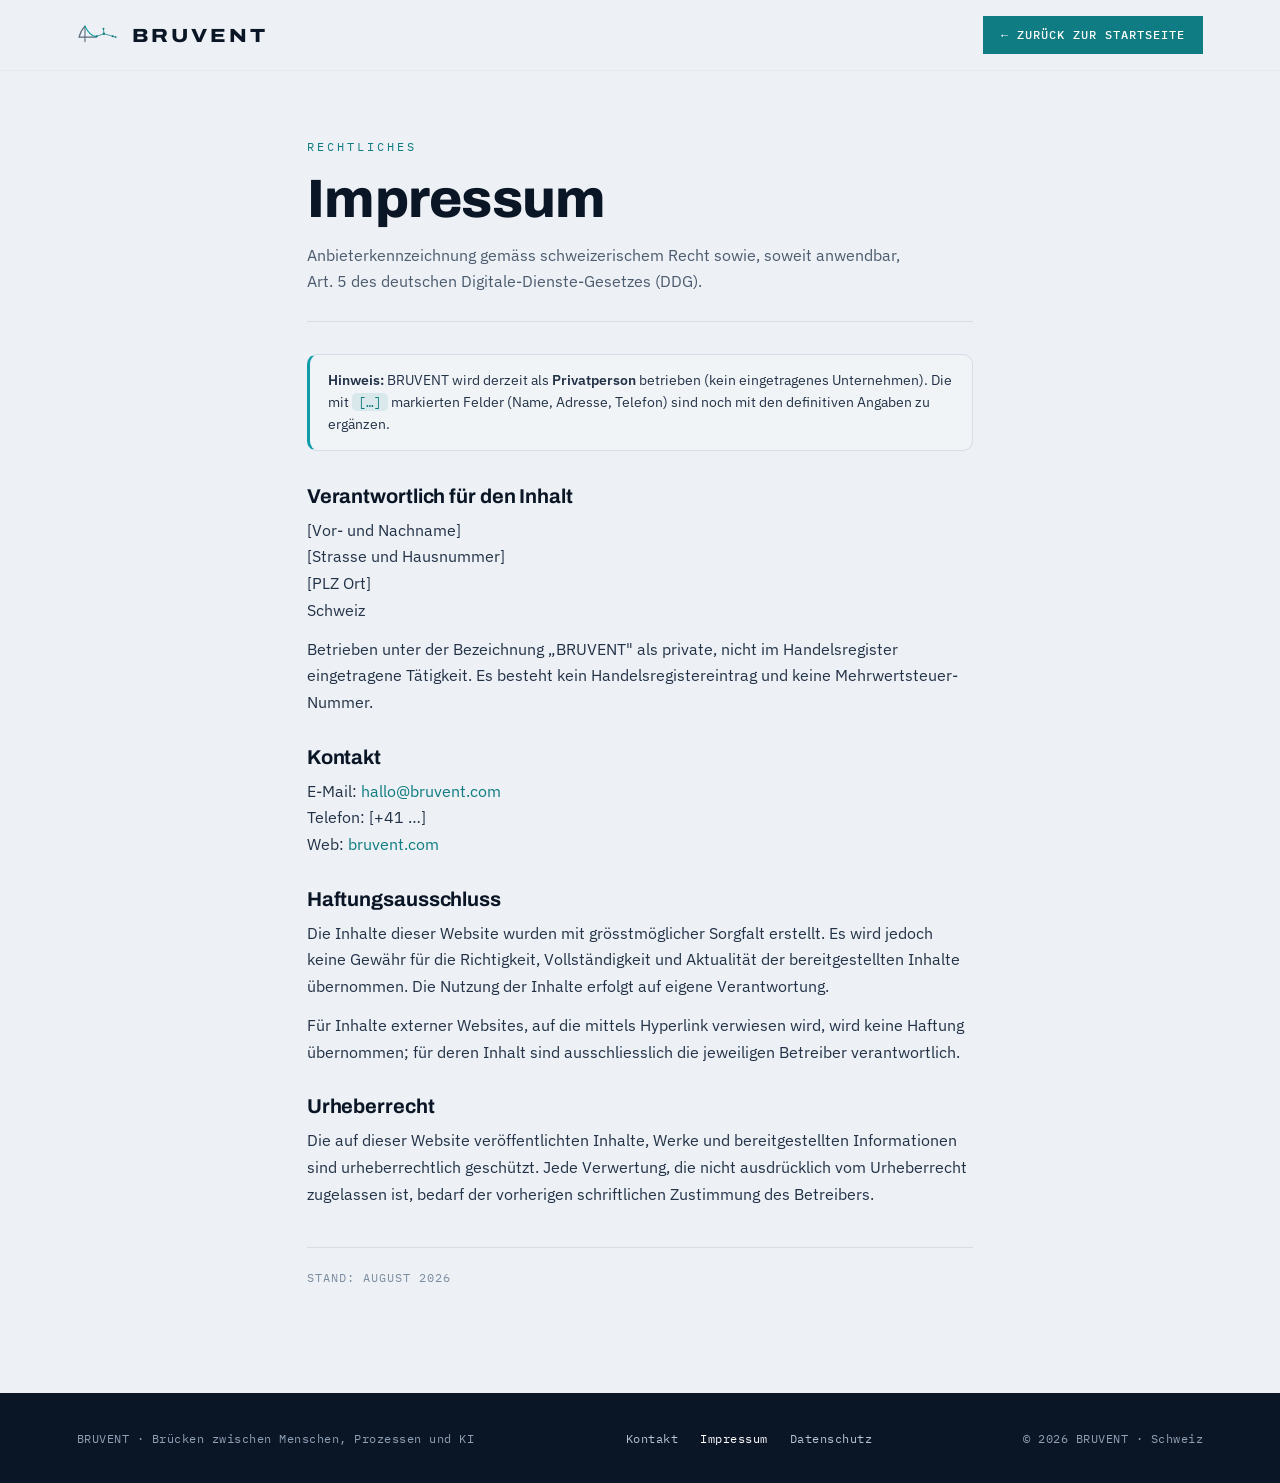
<file: impressum.html>
<!DOCTYPE html>
<html lang="de">
<head>
<meta charset="utf-8">
<meta name="viewport" content="width=device-width, initial-scale=1">
<meta http-equiv="Content-Security-Policy" content="default-src 'self'; script-src 'none'; style-src 'self'; img-src 'self' data:; font-src 'self'; connect-src 'self'; object-src 'none'; frame-src 'none'; base-uri 'none'; form-action 'none'; upgrade-insecure-requests">
<meta name="referrer" content="no-referrer">
<title>Impressum — BRUVENT</title>
<meta name="description" content="Impressum und Anbieterkennzeichnung von BRUVENT.">
<meta name="robots" content="index,follow">
<meta name="theme-color" content="#EDF1F5">
<link rel="icon" type="image/svg+xml" href="./assets/favicon.svg">
<link rel="stylesheet" href="./css/fonts.css">
<link rel="stylesheet" href="./css/style.css">
</head>
<body class="legal-page">

  <nav class="nav nav--legal">
    <a class="nav__brand" href="./index.html" aria-label="BRUVENT — Startseite">
      <svg width="42" height="24" viewBox="0 0 100 56" fill="none" aria-hidden="true">
        <g stroke="#5A6B7C" stroke-width="2.6" stroke-linecap="round" stroke-linejoin="round" fill="none"><line x1="19" y1="7" x2="19" y2="44"/><line x1="5" y1="33" x2="46" y2="33"/><path d="M19 7 Q9 17 5 33"/><path d="M19 7 Q33 34 47 31" stroke="#0E9CA8"/></g>
        <g stroke="#0E7C82" stroke-width="1.7" fill="none"><line x1="47" y1="31" x2="64" y2="25"/><line x1="64" y1="25" x2="85" y2="31"/><line x1="64" y1="25" x2="63" y2="13"/><line x1="85" y1="31" x2="92" y2="33"/></g>
        <g fill="#0E7C82"><circle cx="47" cy="31" r="2.6"/><circle cx="64" cy="25" r="2.8"/><circle cx="85" cy="31" r="2.6"/><circle cx="63" cy="13" r="2.3"/><circle cx="92" cy="33" r="2.3"/></g>
      </svg>
      <span class="brand-name">BRUVENT</span>
    </a>
    <div class="nav__right">
      <a href="./index.html" class="nav__cta">← Zurück zur Startseite</a>
    </div>
  </nav>

  <main class="legal">
    <header class="legal__head">
      <span class="eyebrow">Rechtliches</span>
      <h1>Impressum</h1>
      <p class="legal__lead">Anbieterkennzeichnung gemäss schweizerischem Recht sowie, soweit anwendbar, Art. 5 des deutschen Digitale-Dienste-Gesetzes (DDG).</p>
    </header>

    <div class="legal__note" role="note">
      <strong>Hinweis:</strong> BRUVENT wird derzeit als <strong>Privatperson</strong> betrieben
      (kein eingetragenes Unternehmen). Die mit <code>[…]</code> markierten Felder (Name, Adresse,
      Telefon) sind noch mit den definitiven Angaben zu ergänzen.
    </div>

    <section class="legal__block">
      <h2>Verantwortlich für den Inhalt</h2>
      <p>
        [Vor- und Nachname]<br>
        [Strasse und Hausnummer]<br>
        [PLZ Ort]<br>
        Schweiz
      </p>
      <p>Betrieben unter der Bezeichnung „BRUVENT" als private, nicht im Handelsregister
        eingetragene Tätigkeit. Es besteht kein Handelsregistereintrag und keine
        Mehrwertsteuer-Nummer.</p>
    </section>

    <section class="legal__block">
      <h2>Kontakt</h2>
      <p>
        E-Mail: <a href="mailto:hallo@bruvent.com">hallo@bruvent.com</a><br>
        Telefon: [+41 …]<br>
        Web: <a href="https://bruvent.com">bruvent.com</a>
      </p>
    </section>

    <section class="legal__block">
      <h2>Haftungsausschluss</h2>
      <p>Die Inhalte dieser Website wurden mit grösstmöglicher Sorgfalt erstellt. Es wird
        jedoch keine Gewähr für die Richtigkeit, Vollständigkeit und Aktualität der bereitgestellten
        Inhalte übernommen. Die Nutzung der Inhalte erfolgt auf eigene Verantwortung.</p>
      <p>Für Inhalte externer Websites, auf die mittels Hyperlink verwiesen wird, wird keine Haftung
        übernommen; für deren Inhalt sind ausschliesslich die jeweiligen Betreiber verantwortlich.</p>
    </section>

    <section class="legal__block">
      <h2>Urheberrecht</h2>
      <p>Die auf dieser Website veröffentlichten Inhalte, Werke und bereitgestellten Informationen
        sind urheberrechtlich geschützt. Jede Verwertung, die nicht ausdrücklich vom Urheberrecht
        zugelassen ist, bedarf der vorherigen schriftlichen Zustimmung des Betreibers.</p>
    </section>

    <p class="legal__updated">Stand: August 2026</p>
  </main>

  <footer class="footer">
    <div class="footer__inner">
      <span>BRUVENT · Brücken zwischen Menschen, Prozessen und KI</span>
      <nav class="footer__links" aria-label="Rechtliches">
        <a href="./index.html#kontakt">Kontakt</a>
        <a href="./impressum.html" aria-current="page">Impressum</a>
        <a href="./datenschutz.html">Datenschutz</a>
      </nav>
      <span>© 2026 BRUVENT · Schweiz</span>
    </div>
  </footer>

</body>
</html>
</file>
<file: css/fonts.css>
/* ============================================================
   Self-hosted fonts (first-party, no third-party requests).
   Replaces Google Fonts — eliminates the only external
   connection for privacy and a strict Content-Security-Policy.
   ============================================================ */

/* Archivo — variable (weight + width axes), used for display */
@font-face{
  font-family:'Archivo';
  font-style:normal;
  font-display:swap;
  font-weight:100 900;
  font-stretch:62% 125%;
  src:url('../assets/fonts/archivo-var.woff2') format('woff2');
}

/* IBM Plex Sans — body copy */
@font-face{font-family:'IBM Plex Sans';font-style:normal;font-display:swap;font-weight:300;src:url('../assets/fonts/plex-sans-300.woff2') format('woff2');}
@font-face{font-family:'IBM Plex Sans';font-style:normal;font-display:swap;font-weight:400;src:url('../assets/fonts/plex-sans-400.woff2') format('woff2');}
@font-face{font-family:'IBM Plex Sans';font-style:normal;font-display:swap;font-weight:500;src:url('../assets/fonts/plex-sans-500.woff2') format('woff2');}
@font-face{font-family:'IBM Plex Sans';font-style:normal;font-display:swap;font-weight:600;src:url('../assets/fonts/plex-sans-600.woff2') format('woff2');}

/* IBM Plex Mono — eyebrows / tags / meta */
@font-face{font-family:'IBM Plex Mono';font-style:normal;font-display:swap;font-weight:400;src:url('../assets/fonts/plex-mono-400.woff2') format('woff2');}
@font-face{font-family:'IBM Plex Mono';font-style:normal;font-display:swap;font-weight:500;src:url('../assets/fonts/plex-mono-500.woff2') format('woff2');}
</file>
<file: css/style.css>
/* ============================================================
   BRUVENT — Cinematic Brand Experience
   Art direction: light architectural daylight — off-white,
   concrete, brushed steel, with a controlled teal-cyan accent.
   ============================================================ */

:root{
  --bg:#EDF1F5;          /* page */
  --bg-soft:#F5F8FA;     /* alt section */
  --panel:#FFFFFF;
  --panel-2:#F0F4F7;
  --ink:#0A1526;         /* primary text */
  --ink-2:#233247;
  --muted:#4C5B6E;
  --muted-2:#63748A;
  --muted-3:#7C8CA0;
  --faint:#9AA8B8;
  --line:#D5DEE5;
  --line-soft:#E4EAEF;
  --concrete:#C7D0D8;

  --accent:#0E9CA8;        /* readable teal-cyan on light */
  --accent-deep:#0E7C82;
  --accent-bright:#16C6D6;

  --mono:'IBM Plex Mono',ui-monospace,monospace;
  --sans:'IBM Plex Sans',system-ui,-apple-system,sans-serif;
  --disp:'Archivo','IBM Plex Sans',system-ui,sans-serif;

  --pad-x:6vw;
  --maxw:1280px;
}

*{box-sizing:border-box;}
html{scroll-behavior:smooth;background:var(--bg);-webkit-text-size-adjust:100%;}
html.lenis{scroll-behavior:auto;}
html.lenis body{height:auto;}
.lenis.lenis-smooth{scroll-behavior:auto !important;}
.lenis.lenis-stopped{overflow:hidden;}

body{
  margin:0;
  background:var(--bg);
  color:var(--ink);
  font-family:var(--sans);
  font-weight:400;
  -webkit-font-smoothing:antialiased;
  overflow-x:hidden;
}
body.is-loading{overflow:hidden;height:100vh;}

a{color:var(--accent-deep);text-decoration:none;transition:color .2s ease;}
a:hover{color:var(--accent);}
img,svg{display:block;}
::selection{background:rgba(14,124,130,0.18);color:var(--ink);}

.skip-link{position:fixed;top:-60px;left:12px;z-index:200;background:var(--ink);color:#fff;font-family:var(--mono);font-size:13px;padding:10px 16px;border-radius:0 0 8px 8px;transition:top .18s ease;}
.skip-link:focus{top:0;color:#fff;outline:2px solid var(--accent-bright);outline-offset:2px;}
.eyebrow{font-family:var(--mono);font-size:12px;letter-spacing:3px;color:var(--accent-deep);text-transform:uppercase;}
.wrap{max-width:var(--maxw);margin:0 auto;}

/* ---------- Keyframes ---------- */
@keyframes floaty{0%,100%{transform:translateY(0)}50%{transform:translateY(7px)}}
@keyframes dashFlow{to{stroke-dashoffset:-400}}
@keyframes predot{0%,100%{opacity:.2;transform:scaleY(.5)}50%{opacity:1;transform:scaleY(1)}}
@keyframes spinline{to{transform:rotate(360deg)}}
@keyframes introWord{0%{opacity:0;letter-spacing:26px;filter:blur(8px)}100%{opacity:1;letter-spacing:7px;filter:blur(0)}}

/* ============================================================
   PRELOADER (light)
   ============================================================ */
#preloader{
  position:fixed;inset:0;z-index:1000;
  background:radial-gradient(125% 100% at 50% 42%,#FFFFFF 0%,#EDF1F5 55%,#DFE7EC 100%);
  display:flex;flex-direction:column;align-items:center;justify-content:center;gap:34px;
  transition:opacity 1s ease,visibility 1s ease;
}
#preloader.hidden{opacity:0;visibility:hidden;pointer-events:none;}
.pre-mark{position:relative;width:74px;height:74px;}
.pre-mark svg{width:100%;height:100%;overflow:visible;}
.pre-mark .ring{position:absolute;inset:-14px;border:1px solid rgba(14,124,130,0.16);border-top-color:var(--accent);border-radius:50%;animation:spinline 1.5s linear infinite;}
.pre-bars{display:flex;align-items:flex-end;gap:5px;height:22px;}
.pre-bars span{width:3px;height:100%;background:var(--accent);transform-origin:bottom;animation:predot 1.1s ease-in-out infinite;}
.pre-bars span:nth-child(2){animation-delay:.13s}
.pre-bars span:nth-child(3){animation-delay:.26s}
.pre-bars span:nth-child(4){animation-delay:.39s}
.pre-bars span:nth-child(5){animation-delay:.52s}
.pre-label{font-family:var(--mono);font-size:11px;letter-spacing:4px;text-transform:uppercase;color:var(--muted-2);}
.pre-count{font-family:var(--mono);font-size:11px;letter-spacing:2px;color:var(--accent-deep);}

/* ============================================================
   INTRO OVERLAY (titles over the flythrough) — dark text on light
   ============================================================ */
#intro-titles{position:fixed;inset:0;z-index:60;pointer-events:none;opacity:0;display:flex;align-items:center;justify-content:center;transition:opacity .6s ease;}
#intro-titles.on{opacity:1;}
#intro-titles.gone{opacity:0;visibility:hidden;}
/* the lines collide at the centre → it flashes into a B → BRUVENT (holds ~3s) */
.sig{width:min(66vw,720px);height:auto;overflow:visible;}
.sig-b{font-family:var(--disp);font-weight:800;font-size:158px;fill:var(--accent-deep);opacity:0;transform-box:fill-box;transform-origin:center;filter:drop-shadow(0 0 14px rgba(24,208,224,0.85));}
.sig-word{font-family:var(--disp);font-weight:700;font-stretch:112%;font-size:118px;letter-spacing:1px;fill:rgba(18,38,52,0.95);opacity:0;transform-box:fill-box;transform-origin:center;}
.sig-sub{font-family:var(--mono);font-size:15px;letter-spacing:8px;fill:var(--accent-deep);text-transform:uppercase;opacity:0;}
/* the B bursts out of the collision flash, holds, then hands to the full word */
#intro-titles.on .sig-b{animation:bFlash 1.0s cubic-bezier(.15,.9,.2,1) .05s forwards, bOut .55s ease 2.3s forwards;}
#intro-titles.on .sig-word{animation:wordIn 1.0s cubic-bezier(.2,.8,.2,1) 2.3s forwards;}
#intro-titles.on .sig-sub{animation:wordIn .9s ease 2.9s forwards;}
@keyframes bFlash{0%{opacity:0;transform:scale(.1);filter:drop-shadow(0 0 40px rgba(24,208,224,1))}
  45%{opacity:1;transform:scale(1.22);filter:drop-shadow(0 0 30px rgba(24,208,224,1))}
  100%{opacity:1;transform:scale(1);filter:drop-shadow(0 0 12px rgba(24,208,224,0.7))}}
@keyframes bOut{to{opacity:0;transform:scale(1.08)}}
@keyframes wordIn{from{opacity:0;transform:scale(.9)}to{opacity:1;transform:scale(1)}}
@media (prefers-reduced-motion: reduce){
  .sig-b{opacity:0;}.sig-word{opacity:1;}.sig-sub{opacity:1;}
}
.skip-intro{
  position:fixed;right:26px;bottom:24px;z-index:61;pointer-events:auto;
  background:rgba(255,255,255,0.6);border:1px solid var(--line);color:var(--muted);
  font-family:var(--mono);font-size:11px;letter-spacing:1.5px;text-transform:uppercase;
  padding:9px 15px;cursor:pointer;backdrop-filter:blur(6px);transition:all .2s ease;
}
.skip-intro:hover{border-color:var(--accent);color:var(--accent-deep);}
.skip-intro.gone{opacity:0;visibility:hidden;pointer-events:none;}

/* ============================================================
   WEBGL CANVAS (fixed behind)
   ============================================================ */
#webgl{position:fixed;inset:0;z-index:0;pointer-events:none;opacity:0;transition:opacity 1.2s ease;}
#webgl.ready{opacity:1;}
#webgl canvas{display:block;width:100%;height:100%;}
body.no-webgl #hero{background:radial-gradient(135% 105% at 72% 16%,#FFFFFF 0%,#E7EEF3 42%,#D8E2E9 100%);}

/* ============================================================
   NAV (light)
   ============================================================ */
.nav{
  position:fixed;top:0;left:0;right:0;z-index:50;
  display:flex;align-items:center;justify-content:space-between;padding:16px var(--pad-x);
  backdrop-filter:blur(16px);
  background:linear-gradient(180deg,rgba(237,241,245,0.9),rgba(237,241,245,0.35));
  border-bottom:1px solid var(--line-soft);transform:translateY(-100%);
}
.nav__brand{display:flex;align-items:center;gap:13px;color:var(--ink);}
.nav__brand .brand-name{font-family:var(--disp);font-stretch:118%;font-weight:800;letter-spacing:3px;font-size:19px;}
.nav__right{display:flex;align-items:center;gap:30px;}
.nav__links{display:flex;gap:26px;font-size:13.5px;letter-spacing:.3px;}
.nav__links a{color:var(--muted);}
.nav__links a:hover{color:var(--ink);}
.nav__cta{
  font-family:var(--mono);font-size:12px;letter-spacing:1px;text-transform:uppercase;
  color:#fff;background:var(--accent-deep);padding:11px 18px;font-weight:500;transition:background .2s ease;
}
.nav__cta:hover{background:var(--accent);color:#fff;}

/* ============================================================
   BUTTONS
   ============================================================ */
.btn{display:inline-flex;align-items:center;gap:10px;font-weight:600;cursor:pointer;}
.btn--accent{background:var(--accent-deep);color:#fff;font-size:15px;padding:16px 28px;transition:background .2s ease,transform .2s ease,box-shadow .2s ease;}
.btn--accent:hover{background:var(--accent);color:#fff;transform:translateY(-2px);box-shadow:0 16px 34px rgba(14,124,130,0.28);}
.btn--ghost{color:var(--ink);font-weight:500;font-size:15px;padding:16px 28px;border:1px solid var(--line);transition:border-color .2s ease,background .2s ease;}
.btn--ghost:hover{border-color:var(--accent);background:rgba(14,156,168,0.06);color:var(--ink);}

/* ============================================================
   HERO (light)
   ============================================================ */
.hero{position:relative;min-height:100vh;min-height:100svh;display:flex;align-items:center;overflow:hidden;z-index:2;}
.hero__scrim{position:absolute;inset:0;z-index:1;pointer-events:none;}
/* readable text side + a cinematic vignette for filmic depth */
.hero__scrim::before{content:"";position:absolute;inset:0;background:
  linear-gradient(90deg,rgba(237,241,245,0.97) 0%,rgba(237,241,245,0.82) 34%,rgba(237,241,245,0.28) 58%,transparent 78%);}
.hero__scrim::after{content:"";position:absolute;inset:0;background:
  radial-gradient(130% 100% at 32% 42%,transparent 46%,rgba(6,16,26,0.10) 100%),
  linear-gradient(0deg,var(--bg) 0%,rgba(237,241,245,0.4) 12%,transparent 32%);}
.hero__grid{position:relative;z-index:3;max-width:var(--maxw);width:100%;margin:0 auto;padding:0 var(--pad-x);display:block;}
.hero__grid > div{max-width:760px;}
.hero__tag{display:inline-flex;align-items:center;gap:12px;font-family:var(--mono);font-size:12px;letter-spacing:3px;color:var(--accent-deep);text-transform:uppercase;margin-bottom:32px;}
.hero__tag .tick{width:26px;height:1px;background:var(--accent-deep);display:inline-block;}
.hero h1{font-family:var(--disp);font-stretch:118%;font-weight:800;font-size:clamp(40px,6vw,86px);line-height:0.98;letter-spacing:-1.5px;margin:0 0 26px;text-wrap:balance;color:var(--ink);text-shadow:0 1px 2px rgba(255,255,255,0.55);}
.hero h1 .hl{color:var(--accent-deep);}
.hero__lead{font-size:clamp(16px,1.55vw,20px);line-height:1.62;color:var(--ink-2);max-width:520px;margin:0 0 40px;font-weight:400;text-shadow:0 1px 2px rgba(255,255,255,0.6);}
.hero__actions{display:flex;gap:16px;flex-wrap:wrap;}
.hero__mark{display:flex;justify-content:center;align-items:center;}
.hero__mark > div{width:100%;max-width:420px;filter:drop-shadow(0 18px 30px rgba(10,21,38,0.12));}
.scrollhint{position:absolute;left:var(--pad-x);bottom:30px;z-index:3;display:flex;align-items:center;gap:12px;}
.scrollhint span:first-child{font-family:var(--mono);font-size:11px;letter-spacing:2px;color:var(--faint);text-transform:uppercase;}
.scrollhint .bar{display:inline-block;width:1px;height:34px;background:linear-gradient(var(--accent-deep),transparent);animation:floaty 2.4s ease-in-out infinite;}

.reveal{opacity:0;transform:translateY(30px);}
.no-js .reveal,body.no-webgl .reveal{opacity:1;transform:none;}

/* ============================================================
   SECTIONS — shared
   ============================================================ */
section{position:relative;}
.section{padding:130px var(--pad-x);z-index:2;}
.section__head h2{font-family:var(--disp);font-stretch:112%;font-weight:700;font-size:clamp(30px,3.7vw,54px);line-height:1.04;letter-spacing:-.5px;margin:0 0 16px;max-width:760px;color:var(--ink);}
.section__head p{font-size:16.5px;line-height:1.6;color:var(--muted);max-width:560px;margin:0 0 60px;font-weight:400;}
.eyebrow.mb{margin-bottom:18px;display:block;}

/* --- System (module grid) --- */
.system{background:var(--panel);}
/* clean 3 × 2 grid */
.modules{display:grid;grid-template-columns:repeat(3,1fr);gap:1px;background:var(--line);border:1px solid var(--line);}
@media (max-width:900px){.modules{grid-template-columns:repeat(2,1fr);}}
@media (max-width:600px){.modules{grid-template-columns:1fr;}}
.module{background:var(--panel);padding:38px 32px;position:relative;transition:background .25s ease,box-shadow .25s ease;}
.module:hover{background:var(--panel-2);box-shadow:inset 0 2px 0 var(--accent);}
.module__top{display:flex;align-items:center;justify-content:space-between;margin-bottom:24px;}
.module__icon{width:44px;height:44px;color:var(--accent-deep);}
.module__icon svg{width:100%;height:100%;}
.module__tag{font-family:var(--mono);font-size:11px;color:var(--muted-3);letter-spacing:1px;}
.module h3{font-family:var(--disp);font-stretch:108%;font-weight:600;font-size:19px;margin:0 0 11px;letter-spacing:.2px;line-height:1.15;color:var(--ink);}
.module p{font-size:14.5px;line-height:1.6;color:var(--muted-2);margin:0;font-weight:400;}

/* --- Prozess --- */
.prozess{background:radial-gradient(120% 90% at 50% 0%,#E7EEF3 0%,#EDF1F5 55%,var(--bg-soft) 100%);}
.prozess__states{display:flex;justify-content:space-between;flex-wrap:wrap;gap:12px;margin:34px 0 54px;font-family:var(--mono);font-size:12px;letter-spacing:1px;}
.prozess__states .ist{color:var(--muted-3);}
.prozess__states .soll{color:var(--accent-deep);}
.prozess__track{position:relative;}
.prozess__bridge{max-width:1040px;margin:0 auto 6px;filter:drop-shadow(0 22px 30px rgba(10,21,38,0.08));}
.prozess__bridge svg{width:100%;height:auto;display:block;overflow:visible;}
.pnode{transform-box:fill-box;transform-origin:center;animation:pnodePulse 2.6s ease-in-out infinite;}
.pnode--2{animation-delay:.5s;}
.pnode--3{animation-delay:1s;}
@keyframes pnodePulse{0%,100%{opacity:.55;r:6}50%{opacity:1;r:8}}
.pflow{filter:drop-shadow(0 0 3px rgba(24,208,224,0.9));animation:pflow 3.6s linear infinite;}
.pflow--2{animation-delay:.9s;}
.pflow--3{animation-delay:1.8s;}
.pflow--4{animation-delay:2.7s;}
@keyframes pflow{0%{transform:translateX(0);opacity:0}6%{opacity:1}94%{opacity:1}100%{transform:translateX(960px);opacity:0}}
@media (prefers-reduced-motion: reduce){.pnode,.pflow{animation:none;}.pflow{opacity:0;}}
.steps{display:grid;grid-template-columns:repeat(3,1fr);gap:28px;padding-top:8px;}
.step{border:1px solid var(--line);border-top:2px solid var(--accent-deep);background:var(--panel);padding:30px 26px;box-shadow:0 12px 34px rgba(10,21,38,0.05);}
.step__num{font-family:var(--mono);font-size:13px;color:var(--accent-deep);letter-spacing:1px;margin-bottom:16px;}
.step h3{font-family:var(--disp);font-stretch:108%;font-weight:600;font-size:22px;margin:0 0 10px;color:var(--ink);}
.step p{font-size:14.5px;line-height:1.6;color:var(--muted-2);margin:0;font-weight:400;}

/* --- Use cases --- */
.usecases{background:var(--panel);}
.cases{display:flex;flex-direction:column;gap:24px;}
.case{display:grid;grid-template-columns:1.1fr 1fr;gap:0;border:1px solid var(--line);background:var(--panel);overflow:hidden;transition:border-color .25s ease,box-shadow .25s ease;}
.case:hover{border-color:rgba(14,156,168,0.5);box-shadow:0 18px 40px rgba(10,21,38,0.07);}
.case__body{padding:48px 44px;display:flex;flex-direction:column;justify-content:center;}
.case__num{font-family:var(--mono);font-size:12px;color:var(--accent-deep);letter-spacing:2px;margin-bottom:18px;}
.case h3{font-family:var(--disp);font-stretch:108%;font-weight:600;font-size:clamp(22px,2.3vw,30px);line-height:1.12;margin:0 0 16px;color:var(--ink);}
.case p{font-size:15px;line-height:1.65;color:var(--muted-2);margin:0;font-weight:400;max-width:440px;}
.case__tags{display:flex;flex-wrap:wrap;gap:8px;margin-top:22px;}
.case__tags span{font-family:var(--mono);font-size:11px;letter-spacing:.5px;color:var(--accent-deep);background:rgba(14,156,168,0.08);border:1px solid var(--line-soft);padding:5px 10px;border-radius:20px;}
.case__result{margin-top:18px;padding-top:16px;border-top:1px solid var(--line-soft);display:flex;align-items:center;gap:10px;font-size:13.5px;color:var(--ink-2);font-weight:500;}
.case__result::before{content:"";width:7px;height:7px;border-radius:50%;background:var(--accent);box-shadow:0 0 0 4px rgba(14,156,168,0.14);flex:none;}
.case__visual{
  position:relative;min-height:290px;background:var(--bg-soft);
  background-image:repeating-linear-gradient(135deg,rgba(14,124,130,0.05) 0 2px,transparent 2px 11px);
  border-left:1px solid var(--line);display:flex;align-items:center;justify-content:center;padding:30px;
}
.case__art{width:100%;max-width:320px;height:auto;}

/* --- Vertrauen --- */
.vertrauen{background:radial-gradient(90% 70% at 22% 30%,#E7EEF3 0%,#EDF1F5 60%,var(--bg-soft) 100%);}
.vertrauen h2{margin-bottom:24px;color:var(--ink);}
.vertrauen p{font-size:16.5px;line-height:1.65;color:var(--muted);max-width:620px;margin:0 0 44px;font-weight:400;}
.principles{display:grid;grid-template-columns:repeat(3,1fr);gap:20px;margin:0 0 44px;}
.principle{background:var(--panel);border:1px solid var(--line);border-top:2px solid var(--accent);padding:26px 24px 24px;}
.principle__k{font-family:var(--mono);font-size:12px;letter-spacing:2px;color:var(--accent-deep);margin-bottom:14px;}
.principle h3{font-family:var(--disp);font-stretch:106%;font-weight:600;font-size:19px;color:var(--ink);margin:0 0 10px;}
.principle p{font-size:14px;line-height:1.6;color:var(--muted-2);margin:0;max-width:none;}
.chips{display:flex;flex-wrap:wrap;gap:10px;}
.chip{font-family:var(--mono);font-size:12px;color:var(--ink-2);background:var(--panel);border:1px solid var(--line);padding:9px 15px;letter-spacing:.5px;}
@media (max-width:860px){.principles{grid-template-columns:1fr;gap:14px;}}

/* --- CTA --- */
.cta{padding:150px var(--pad-x);overflow:hidden;text-align:center;background:radial-gradient(120% 100% at 50% 55%,#FFFFFF 0%,#E7EEF3 60%,#DBE5EB 100%);}
.cta__inner{position:relative;z-index:2;max-width:900px;margin:0 auto;}
.cta h2{font-family:var(--disp);font-stretch:116%;font-weight:800;font-size:clamp(34px,5vw,74px);line-height:1.0;letter-spacing:-1.5px;margin:0 0 40px;text-wrap:balance;color:var(--ink);}

/* --- Kontakt --- */
.kontakt{padding:120px var(--pad-x);background:#E7EEF3;color:var(--ink);z-index:2;}
.kontakt__grid{max-width:var(--maxw);margin:0 auto;display:grid;grid-template-columns:1fr 1fr;gap:70px;align-items:start;}
.kontakt__brand{display:flex;align-items:center;gap:13px;margin-bottom:36px;}
.kontakt__brand .brand-name{font-family:var(--disp);font-stretch:118%;font-weight:800;letter-spacing:3px;font-size:18px;color:var(--ink);}
.kontakt .eyebrow{color:var(--accent-deep);}
.kontakt h2{font-family:var(--disp);font-stretch:112%;font-weight:800;font-size:clamp(28px,3.4vw,48px);line-height:1.04;letter-spacing:-1px;margin:0 0 22px;color:var(--ink);}
.kontakt__lead{font-size:16.5px;line-height:1.6;color:var(--muted);max-width:400px;font-weight:400;}
.kontakt__meta{margin-top:40px;font-family:var(--mono);font-size:13px;color:var(--muted);line-height:2;}
.kontakt__meta a{color:var(--accent-deep);}
.kontakt__card{background:#fff;border:1px solid var(--line);padding:38px;box-shadow:0 24px 60px rgba(10,21,38,0.1);}
.form{display:flex;flex-direction:column;gap:18px;}
.field{display:flex;flex-direction:column;gap:7px;}
.field label{font-family:var(--mono);font-size:11px;letter-spacing:1px;text-transform:uppercase;color:var(--muted-2);}
.field input,.field textarea{border:none;border-bottom:1.5px solid var(--line);background:transparent;padding:10px 2px;font-size:15px;color:var(--ink);outline:none;transition:border-color .2s ease;font-family:inherit;}
.field textarea{border:1px solid var(--line);padding:12px;resize:vertical;}
.field input:focus,.field textarea:focus{border-color:var(--accent-deep);}
.form__submit{margin-top:8px;background:var(--ink);color:#fff;border:none;padding:16px;font-size:15px;font-weight:600;cursor:pointer;letter-spacing:.3px;transition:background .2s ease;}
.form__submit:hover{background:var(--accent-deep);}
.hp{position:absolute;left:-9999px;width:1px;height:1px;overflow:hidden;}
.form-sent{min-height:360px;display:none;flex-direction:column;justify-content:center;align-items:flex-start;gap:14px;}
.form-sent__check{width:46px;height:46px;border-radius:50%;background:var(--accent-deep);color:#fff;display:flex;align-items:center;justify-content:center;font-size:22px;}
.form-sent h3{font-family:var(--disp);font-weight:700;font-size:24px;margin:0;color:var(--ink);}
.form-sent p{color:var(--muted);font-size:15px;margin:0;font-weight:400;}

/* --- Footer (deep ink for grounding) --- */
.footer{background:var(--ink);padding:38px var(--pad-x);position:relative;z-index:2;}
.footer__inner{max-width:var(--maxw);margin:0 auto;display:flex;justify-content:space-between;align-items:center;flex-wrap:wrap;gap:16px 28px;font-family:var(--mono);font-size:12px;color:#8FA0B4;letter-spacing:.5px;}
.footer__links{display:flex;gap:22px;flex-wrap:wrap;}
.footer__links a{color:#B7C4D3;letter-spacing:.5px;}
.footer__links a:hover{color:var(--accent-bright);}
.footer__links a[aria-current="page"]{color:#fff;}

/* ============================================================
   LEGAL PAGES (Impressum / Datenschutz)
   ============================================================ */
body.legal-page{background:var(--bg);min-height:100vh;display:flex;flex-direction:column;}
.nav--legal{position:sticky;top:0;transform:none;background:rgba(237,241,245,0.86);-webkit-backdrop-filter:blur(10px);backdrop-filter:blur(10px);border-bottom:1px solid var(--line-soft);}
.legal{flex:1;max-width:820px;width:100%;margin:0 auto;padding:64px var(--pad-x) 96px;}
.legal__head{padding-bottom:26px;border-bottom:1px solid var(--line);margin-bottom:32px;}
.legal__head h1{font-family:var(--disp);font-weight:800;font-size:clamp(34px,6vw,54px);line-height:1.04;letter-spacing:-.01em;margin:.3em 0 0;color:var(--ink);}
.legal__lead{color:var(--muted);font-size:16px;line-height:1.65;max-width:60ch;margin:.9em 0 0;}
.legal__note{background:var(--panel-2);border:1px solid var(--line);border-left:3px solid var(--accent);border-radius:10px;padding:14px 18px;font-size:14px;color:var(--ink-2);margin-bottom:34px;line-height:1.6;}
.legal__note code{font-family:var(--mono);font-size:12.5px;background:rgba(14,124,130,.1);color:var(--accent-deep);padding:1px 6px;border-radius:5px;}
.legal__block{margin-bottom:30px;}
.legal__block h2{font-family:var(--disp);font-weight:700;font-size:20px;letter-spacing:-.005em;color:var(--ink);margin:0 0 .5em;}
.legal__block p{color:var(--ink-2);font-size:15.5px;line-height:1.72;margin:0 0 .8em;max-width:68ch;}
.legal__updated{font-family:var(--mono);font-size:12px;letter-spacing:1px;color:var(--muted-3);text-transform:uppercase;margin-top:40px;padding-top:22px;border-top:1px solid var(--line);}
.notfound{display:flex;flex-direction:column;justify-content:center;min-height:70vh;text-align:left;}
.notfound h1{font-family:var(--disp);font-weight:800;font-size:clamp(38px,7vw,72px);line-height:1.02;letter-spacing:-.015em;color:var(--ink);margin:.25em 0 0;}
.notfound__actions{display:flex;flex-wrap:wrap;gap:14px;margin-top:34px;}
@media (max-width:560px){
  .legal{padding-top:40px;}
  .nav--legal .nav__cta{padding:8px 12px;font-size:12px;}
}

/* ============================================================
   LIVING WORLD BEHIND CONTENT (desktop only)
   The 3D bridge + network stay present behind frosted content
   sections. Cards stay opaque so copy is always crisp.
   ============================================================ */
@media (min-width:961px){
  /* the 3D world stays clearly visible behind the content — lighter frost,
     lower opacity — while cards stay opaque so copy is always crisp */
  body.has-scene .system,
  body.has-scene .prozess,
  body.has-scene .usecases,
  body.has-scene .vertrauen{
    background:rgba(238,242,246,0.46);
    -webkit-backdrop-filter:blur(3px) saturate(1.06);
    backdrop-filter:blur(3px) saturate(1.06);
  }
  body.has-scene .cta{background:rgba(238,242,246,0.4);-webkit-backdrop-filter:blur(3px);backdrop-filter:blur(3px);}
  body.has-scene .kontakt{background:rgba(231,238,243,0.86);-webkit-backdrop-filter:blur(7px);backdrop-filter:blur(7px);}
  body.has-scene .footer{background:rgba(10,21,38,0.9);-webkit-backdrop-filter:blur(7px);backdrop-filter:blur(7px);}
  /* keep the fixed scene visible the whole way down */
  body.has-scene #webgl{opacity:1 !important;}
  /* readability lift for section headers sitting over the livelier world */
  body.has-scene .section__head h2,
  body.has-scene .section__head p,
  body.has-scene .vertrauen h2,
  body.has-scene .vertrauen p,
  body.has-scene .prozess__states span,
  body.has-scene .eyebrow{ text-shadow:0 1px 3px rgba(255,255,255,0.75); }
}

/* ============================================================
   RESPONSIVE
   ============================================================ */
@media (max-height:880px),(max-width:900px){.scrollhint{display:none !important;}}
@media (max-width:960px){
  .nav__links{display:none;}
  .hero__grid{grid-template-columns:1fr;}
  .hero__mark{display:none;}
  .kontakt__grid{grid-template-columns:1fr;gap:40px;}
  .case{grid-template-columns:1fr;}
  .case__visual{min-height:150px;border-left:none;border-top:1px solid var(--line);}
  .section{padding:96px var(--pad-x);}
  .steps{grid-template-columns:1fr;gap:16px;padding-top:0;}
  .prozess__svg{display:none;}
}
@media (max-width:560px){
  :root{--pad-x:22px;}
  .nav__cta{padding:9px 13px;}
  .hero h1{font-size:clamp(34px,10vw,52px);}
}

/* ============================================================
   REDUCED MOTION
   ============================================================ */
@media (prefers-reduced-motion: reduce){
  html{scroll-behavior:auto;}
  *,*::before,*::after{animation-duration:.001ms !important;animation-iteration-count:1 !important;transition-duration:.001ms !important;}
  .reveal{opacity:1 !important;transform:none !important;}
  .scrollhint,.pre-bars span,.intro-word,.intro-sub{animation:none !important;}
}
</file>
